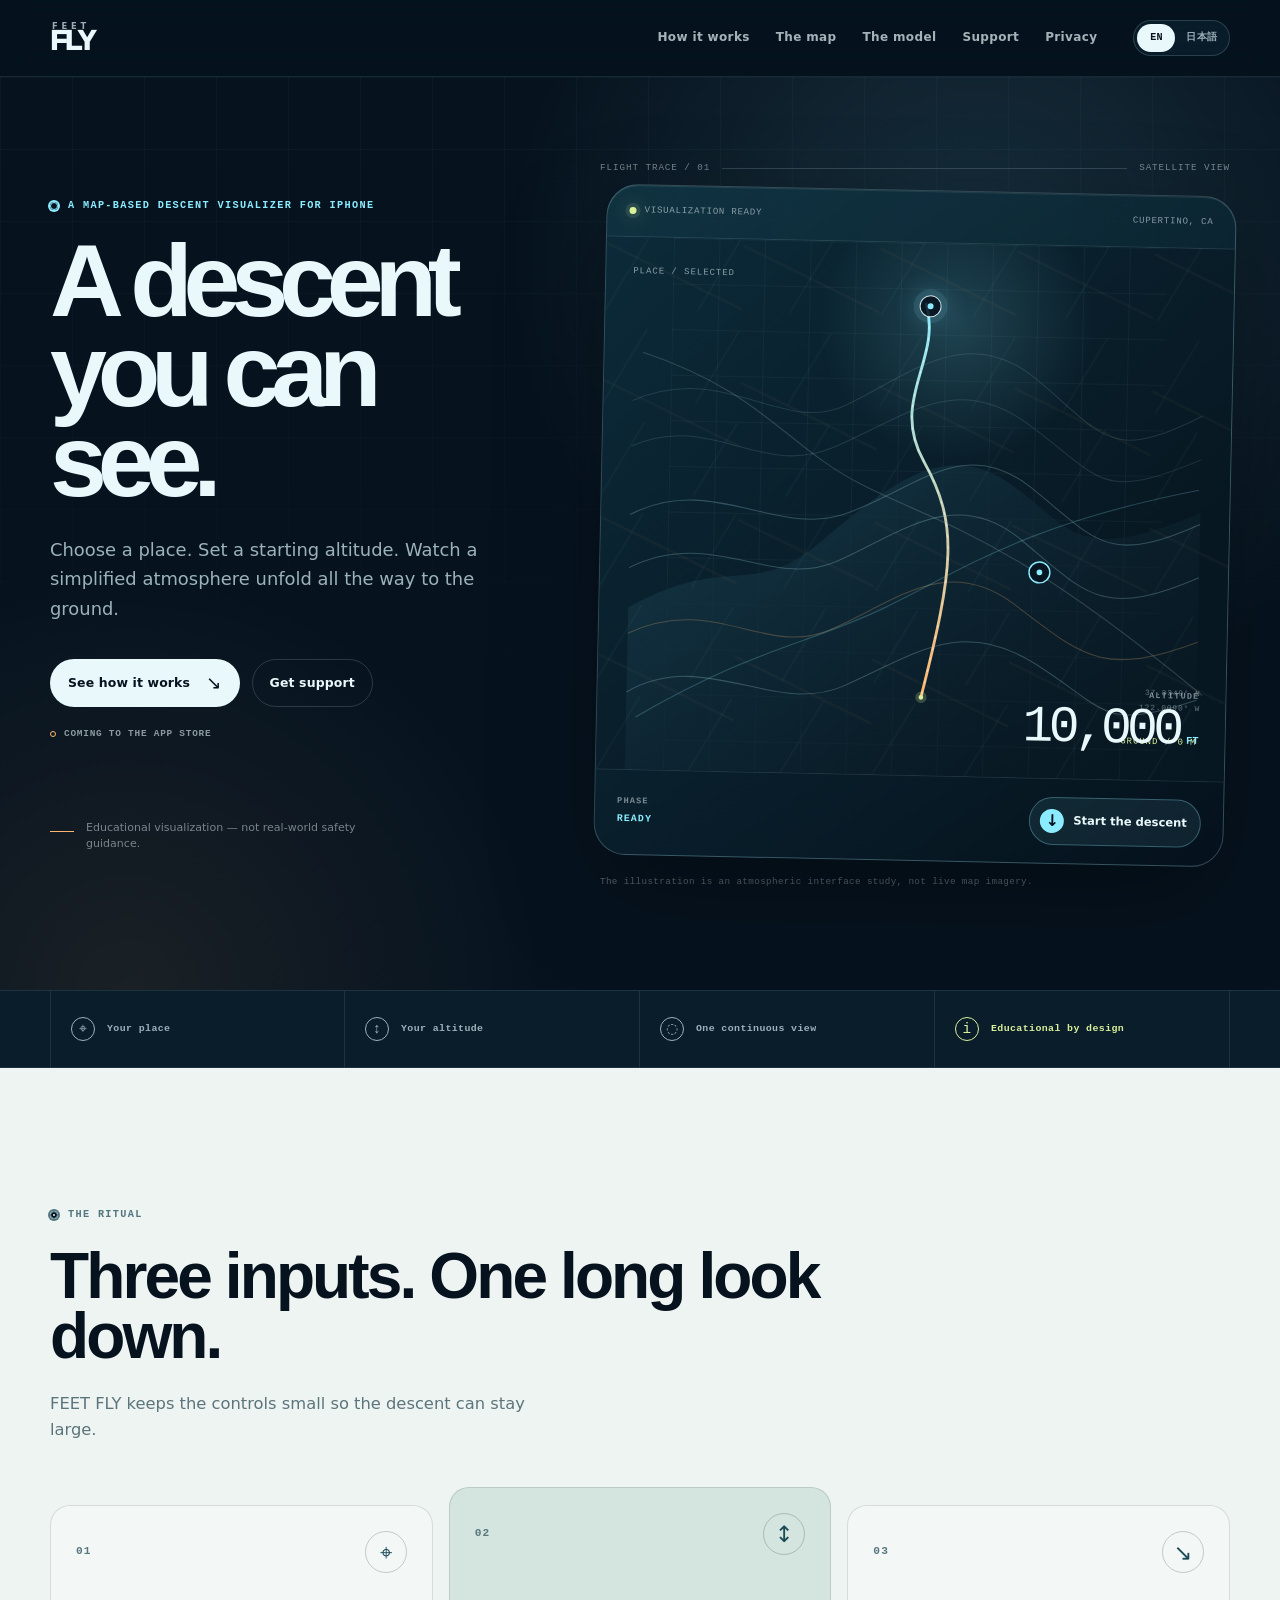
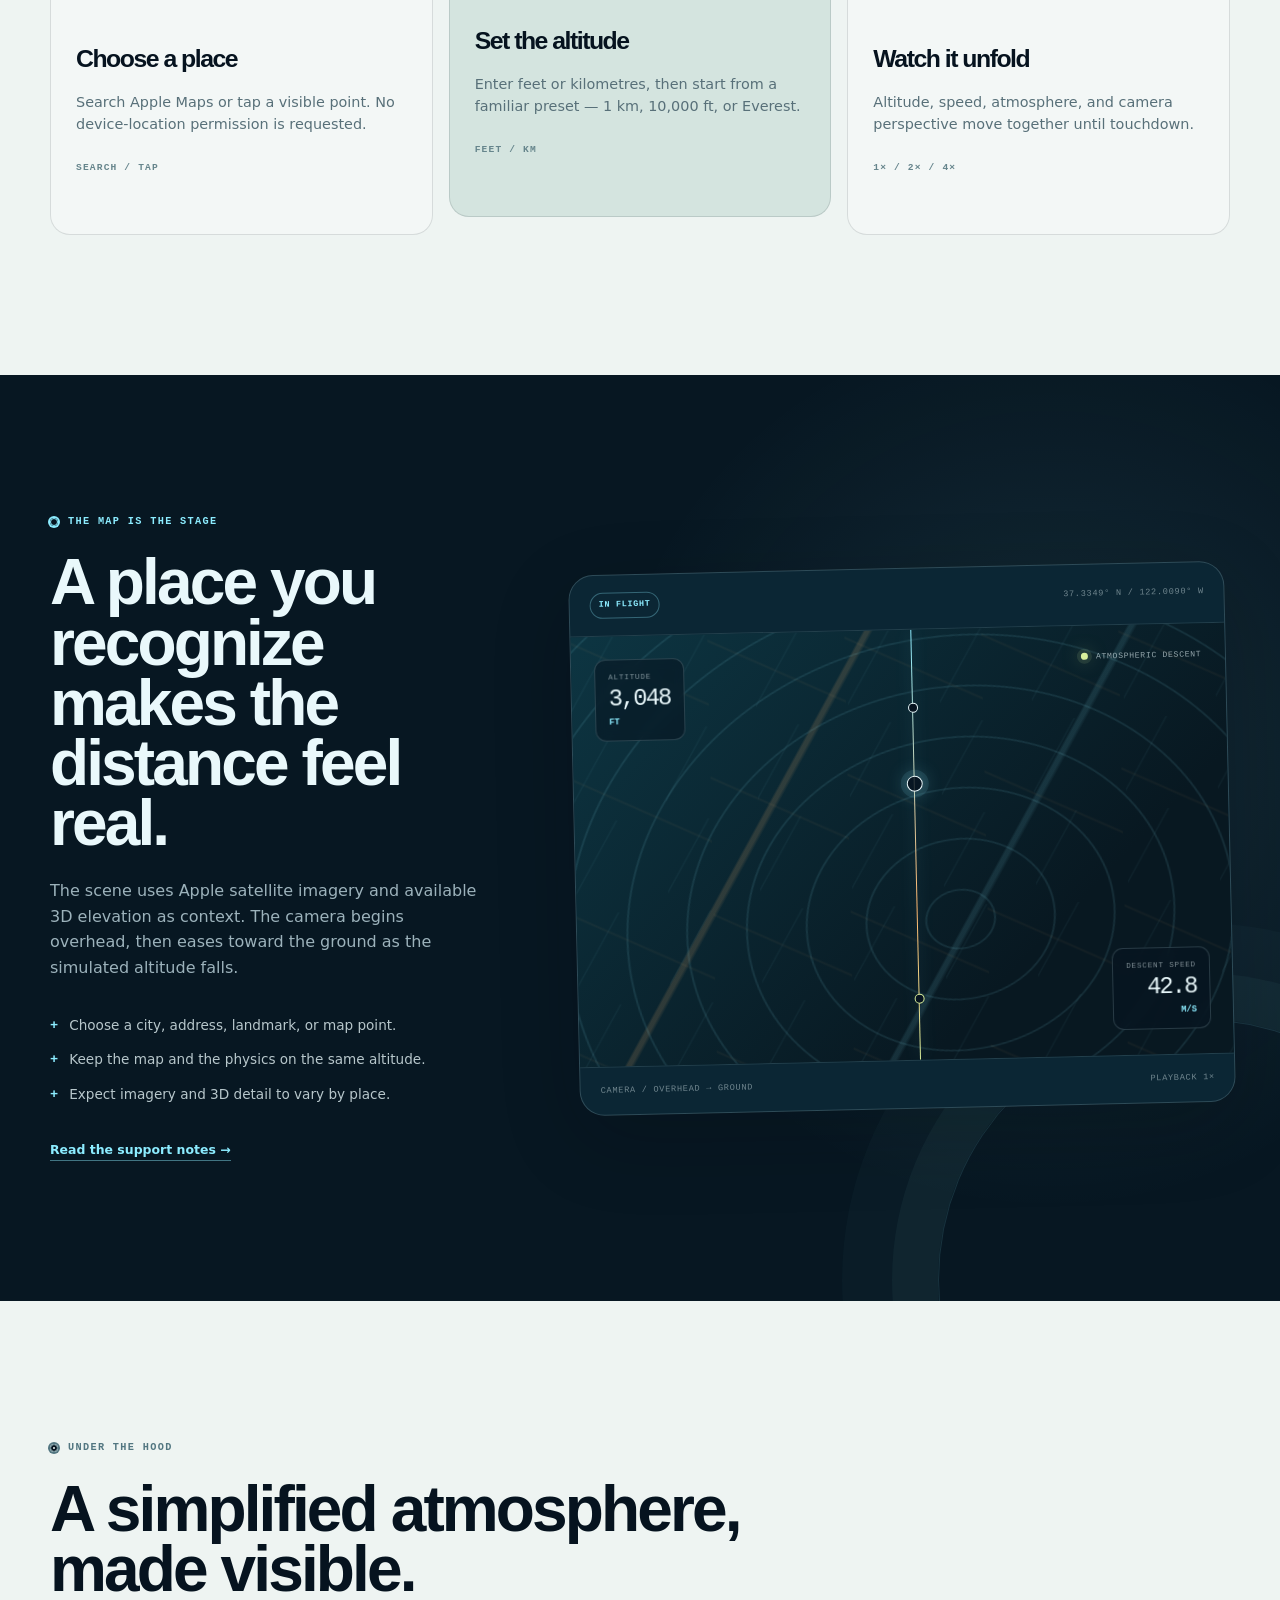
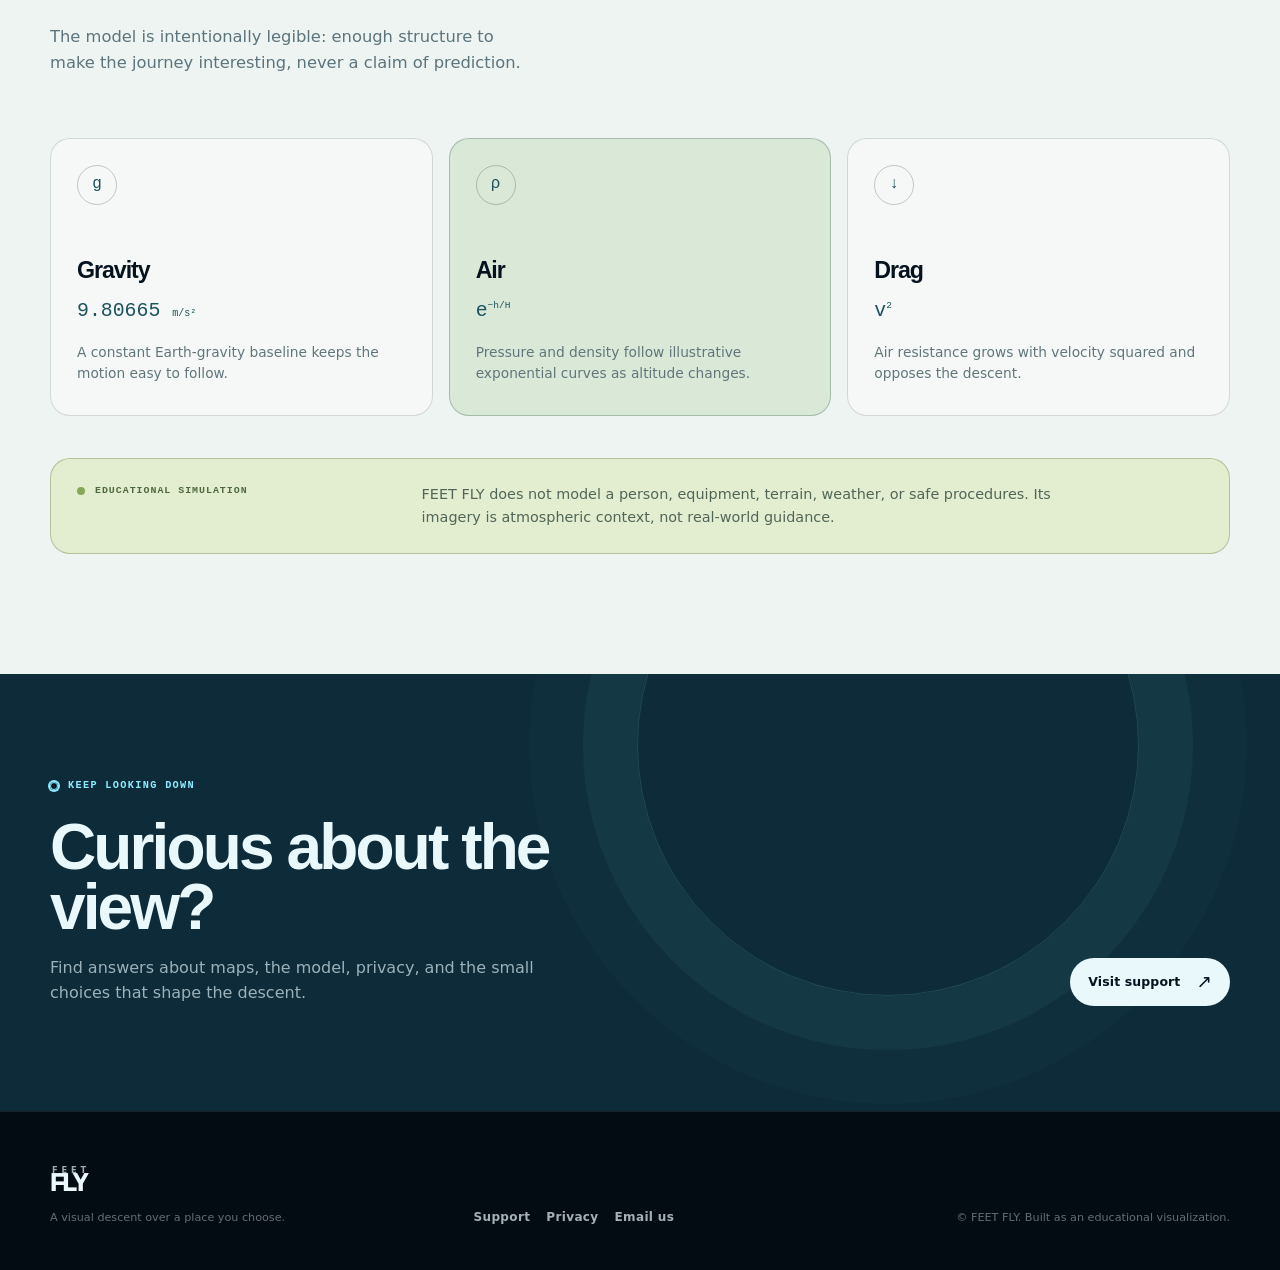
<file: docs/index.html>
<!doctype html>
<html lang="en">
<head>
  <meta charset="utf-8">
  <meta name="viewport" content="width=device-width, initial-scale=1">
  <meta name="theme-color" content="#06131f">
  <meta name="description" data-i18n-meta="home.description" content="FEET FLY is an educational visual descent over a place you choose in Apple Maps.">
  <link rel="icon" href="favicon.svg" type="image/svg+xml">
  <title data-i18n="home.title">FEET FLY — A visual descent</title>
  <link rel="stylesheet" href="styles.css">
</head>
<body data-page="home">
  <a class="skip-link" href="#main" data-i18n="common.skip">Skip to content</a>

  <header class="site-header">
    <div class="container nav-shell">
      <a class="brand" href="./" aria-label="FEET FLY home">
        <span>FEET</span>
        <strong>FLY</strong>
      </a>

      <nav class="site-nav" data-i18n-aria-label="common.nav.primary" aria-label="Primary navigation">
        <a href="#how-it-works" data-i18n="common.nav.how">How it works</a>
        <a href="#map-driven" data-i18n="common.nav.map">The map</a>
        <a href="#model" data-i18n="common.nav.model">The model</a>
        <a href="support/" data-i18n="common.nav.support">Support</a>
        <a href="privacy/" data-i18n="common.nav.privacy">Privacy</a>
      </nav>

      <div class="header-tools">
        <div class="language-switch" role="group" data-i18n-aria-label="common.language" aria-label="Language">
          <button type="button" class="language-button is-active" data-language="en" aria-pressed="true">EN</button>
          <button type="button" class="language-button" data-language="ja" aria-pressed="false">日本語</button>
        </div>
      </div>
    </div>
  </header>

  <main id="main">
    <section class="hero-section" aria-labelledby="hero-title">
      <div class="container hero-grid">
        <div class="hero-copy">
          <p class="eyebrow"><span class="eyebrow-mark"></span><span data-i18n="home.hero.eyebrow">A map-based descent visualizer for iPhone</span></p>
          <h1 id="hero-title" data-i18n="home.hero.title">A descent you can see.</h1>
          <p class="hero-lede" data-i18n="home.hero.lede">Choose a place. Set a starting altitude. Watch a simplified atmosphere unfold all the way to the ground.</p>

          <div class="hero-actions">
            <a class="button button-primary" href="#how-it-works"><span data-i18n="home.hero.primary">See how it works</span><span class="button-arrow" aria-hidden="true">↘</span></a>
            <a class="button button-quiet" href="support/" data-i18n="home.hero.secondary">Get support</a>
          </div>

          <p class="availability-chip"><span class="availability-dot"></span><span data-i18n="home.hero.availability">Coming to the App Store</span></p>

          <div class="hero-note">
            <span class="note-rule"></span>
            <p data-i18n="home.hero.note">Educational visualization — not real-world safety guidance.</p>
          </div>
        </div>

        <div class="hero-visual-wrap">
          <div class="visual-caption"><span data-i18n="home.visual.caption">FLIGHT TRACE / 01</span><span class="caption-line"></span><span data-i18n="home.visual.captionRight">SATELLITE VIEW</span></div>
          <div class="flight-panel" data-flight-demo>
            <div class="flight-panel-top">
              <span class="live-status"><span class="status-dot"></span><span data-i18n="home.visual.status">VISUALIZATION READY</span></span>
              <span class="panel-location" data-i18n="home.visual.location">CUPERTINO, CA</span>
            </div>

            <div class="map-art" role="img" data-i18n-aria-label="home.visual.aria">
              <svg class="map-svg" viewBox="0 0 520 560" aria-hidden="true" focusable="false">
                <defs>
                  <linearGradient id="routeGradient" x1="0" y1="0" x2="0" y2="1">
                    <stop offset="0" stop-color="#8cecff" />
                    <stop offset="1" stop-color="#ffb76f" />
                  </linearGradient>
                  <linearGradient id="terrainGlow" x1="0" y1="0" x2="1" y2="1">
                    <stop offset="0" stop-color="#183c4c" stop-opacity=".9" />
                    <stop offset="1" stop-color="#071521" stop-opacity=".1" />
                  </linearGradient>
                  <pattern id="mapGrid" width="48" height="48" patternUnits="userSpaceOnUse">
                    <path d="M 48 0 L 0 0 0 48" fill="none" stroke="#a9e6ed" stroke-opacity=".09" stroke-width="1" />
                  </pattern>
                </defs>
                <rect width="520" height="560" fill="url(#mapGrid)" />
                <path class="terrain-fill" d="M-40 390 C62 330 90 378 157 320 S285 205 354 248 425 340 560 278 L560 620 L-40 620 Z" fill="url(#terrainGlow)" />
                <path class="contour contour-far" d="M-40 172 C58 128 118 206 185 172 S312 82 385 141 464 227 560 176" />
                <path class="contour contour-far" d="M-40 220 C42 182 96 250 170 218 S298 132 378 189 454 268 560 222" />
                <path class="contour" d="M-40 292 C46 246 115 314 188 286 S310 201 380 254 461 337 560 290" />
                <path class="contour" d="M-40 348 C46 303 111 368 178 337 S302 254 372 310 459 392 560 346" />
                <path class="contour contour-strong" d="M-40 417 C51 373 105 440 173 409 S294 326 366 378 460 454 560 414" />
                <path class="contour" d="M-40 479 C40 430 116 501 188 468 S309 392 389 440 460 510 560 475" />
                <path class="road-line" d="M-30 121 C98 161 121 216 204 256 S355 303 566 470" />
                <path class="road-line road-line-light" d="M-30 505 C95 429 150 425 229 385 S373 294 558 254" />
                <path class="route-line" d="M267 64 C285 123 230 165 268 230 S302 340 270 478" fill="none" stroke="url(#routeGradient)" stroke-width="3" stroke-linecap="round" />
                <path class="route-dash" d="M267 64 C285 123 230 165 268 230 S302 340 270 478" fill="none" stroke="#ecfbff" stroke-opacity=".8" stroke-width="1" stroke-dasharray="3 9" />
                <circle cx="270" cy="478" r="6" fill="#d9ef9b" fill-opacity=".22" />
                <circle cx="270" cy="478" r="2.5" fill="#d9ef9b" />
                <g class="map-pin" transform="translate(392 344)">
                  <circle r="11" fill="#071521" stroke="#8cecff" stroke-width="1.5" />
                  <circle r="3" fill="#8cecff" />
                </g>
              </svg>

              <span class="map-label map-label-top" data-i18n="home.visual.placeLabel">PLACE / SELECTED</span>
              <span class="map-label map-label-bottom" data-i18n="home.visual.groundLabel">GROUND / 0 M</span>
              <span class="flight-marker" aria-hidden="true"><span></span></span>

              <div class="altitude-readout">
                <span class="readout-label" data-i18n="common.altitude">ALTITUDE</span>
                <div class="readout-value"><strong data-demo-altitude>10,000</strong><span>FT</span></div>
              </div>

              <div class="map-coordinates" aria-hidden="true"><span>37.3349° N</span><span>122.0090° W</span></div>
            </div>

            <div class="flight-panel-bottom">
              <div>
                <span class="readout-label" data-i18n="home.visual.phaseLabel">PHASE</span>
                <strong class="phase-readout" data-demo-phase data-i18n="home.visual.phaseReady">READY</strong>
              </div>
              <button type="button" class="demo-button" data-demo-toggle>
                <span class="demo-button-icon" aria-hidden="true">↓</span>
                <span data-demo-label data-i18n="home.demo.start">Start the descent</span>
              </button>
            </div>
          </div>
          <p class="visual-footnote" data-i18n="home.visual.footnote">The illustration is an atmospheric interface study, not live map imagery.</p>
        </div>
      </div>
    </section>

    <section class="signal-strip" data-i18n-aria-label="home.signal.aria" aria-label="FEET FLY highlights">
      <div class="container signal-grid">
        <div class="signal-item"><span class="signal-symbol">⌖</span><span data-i18n="home.signal.place">Your place</span></div>
        <div class="signal-item"><span class="signal-symbol">↕</span><span data-i18n="home.signal.altitude">Your altitude</span></div>
        <div class="signal-item"><span class="signal-symbol">◌</span><span data-i18n="home.signal.view">One continuous view</span></div>
        <div class="signal-item signal-item-accent"><span class="signal-symbol">i</span><span data-i18n="home.signal.educational">Educational by design</span></div>
      </div>
    </section>

    <section class="section section-light" id="how-it-works" aria-labelledby="how-title">
      <div class="container">
        <div class="section-heading section-heading-wide">
          <p class="eyebrow eyebrow-dark"><span class="eyebrow-mark"></span><span data-i18n="home.how.eyebrow">The ritual</span></p>
          <h2 id="how-title" data-i18n="home.how.title">Three inputs. One long look down.</h2>
          <p class="section-intro" data-i18n="home.how.intro">FEET FLY keeps the controls small so the descent can stay large.</p>
        </div>

        <div class="steps-grid">
          <article class="step-card">
            <div class="step-top"><span class="step-number">01</span><span class="step-icon">⌖</span></div>
            <h3 data-i18n="home.steps.place.title">Choose a place</h3>
            <p data-i18n="home.steps.place.body">Search Apple Maps or tap a visible point. No device-location permission is requested.</p>
            <span class="step-meta" data-i18n="home.steps.place.meta">SEARCH / TAP</span>
          </article>
          <article class="step-card step-card-raised">
            <div class="step-top"><span class="step-number">02</span><span class="step-icon">↕</span></div>
            <h3 data-i18n="home.steps.altitude.title">Set the altitude</h3>
            <p data-i18n="home.steps.altitude.body">Enter feet or kilometres, then start from a familiar preset — 1 km, 10,000 ft, or Everest.</p>
            <span class="step-meta" data-i18n="home.steps.altitude.meta">FEET / KM</span>
          </article>
          <article class="step-card">
            <div class="step-top"><span class="step-number">03</span><span class="step-icon">↘</span></div>
            <h3 data-i18n="home.steps.watch.title">Watch it unfold</h3>
            <p data-i18n="home.steps.watch.body">Altitude, speed, atmosphere, and camera perspective move together until touchdown.</p>
            <span class="step-meta" data-i18n="home.steps.watch.meta">1× / 2× / 4×</span>
          </article>
        </div>
      </div>
    </section>

    <section class="section section-dark map-section" id="map-driven" aria-labelledby="map-title">
      <div class="container split-grid">
        <div class="section-copy">
          <p class="eyebrow"><span class="eyebrow-mark"></span><span data-i18n="home.map.eyebrow">The map is the stage</span></p>
          <h2 id="map-title" data-i18n="home.map.title">A place you recognize makes the distance feel real.</h2>
          <p data-i18n="home.map.body">The scene uses Apple satellite imagery and available 3D elevation as context. The camera begins overhead, then eases toward the ground as the simulated altitude falls.</p>
          <ul class="feature-list">
            <li><span class="feature-check">+</span><span data-i18n="home.map.item1">Choose a city, address, landmark, or map point.</span></li>
            <li><span class="feature-check">+</span><span data-i18n="home.map.item2">Keep the map and the physics on the same altitude.</span></li>
            <li><span class="feature-check">+</span><span data-i18n="home.map.item3">Expect imagery and 3D detail to vary by place.</span></li>
          </ul>
          <a class="text-link" href="support/" data-i18n="home.map.link">Read the support notes →</a>
        </div>

        <div class="console-card" data-i18n-aria-label="home.console.aria" aria-label="FEET FLY in-flight interface illustration">
          <div class="console-top"><span class="console-chip console-chip-live" data-i18n="home.console.live">IN FLIGHT</span><span class="console-coordinates">37.3349° N / 122.0090° W</span></div>
          <div class="console-map">
            <div class="console-lines"></div>
            <div class="console-route"><span></span></div>
            <div class="console-readout console-readout-alt"><small data-i18n="common.altitude">ALTITUDE</small><strong>3,048</strong><span>FT</span></div>
            <div class="console-readout console-readout-speed"><small data-i18n="home.console.speedLabel">DESCENT SPEED</small><strong>42.8</strong><span>M/S</span></div>
            <div class="console-phase"><span class="status-dot"></span><span data-i18n="home.console.phase">ATMOSPHERIC DESCENT</span></div>
          </div>
          <div class="console-bottom"><span data-i18n="home.console.bottomLeft">CAMERA / OVERHEAD → GROUND</span><span data-i18n="home.console.bottomRight">PLAYBACK 1×</span></div>
        </div>
      </div>
    </section>

    <section class="section section-light model-section" id="model" aria-labelledby="model-title">
      <div class="container">
        <div class="section-heading section-heading-wide">
          <p class="eyebrow eyebrow-dark"><span class="eyebrow-mark"></span><span data-i18n="home.model.eyebrow">Under the hood</span></p>
          <h2 id="model-title" data-i18n="home.model.title">A simplified atmosphere, made visible.</h2>
          <p class="section-intro" data-i18n="home.model.intro">The model is intentionally legible: enough structure to make the journey interesting, never a claim of prediction.</p>
        </div>

        <div class="model-grid">
          <article class="model-card"><span class="model-index">g</span><h3 data-i18n="home.model.gravity.title">Gravity</h3><p class="model-value">9.80665 <span>m/s²</span></p><p data-i18n="home.model.gravity.body">A constant Earth-gravity baseline keeps the motion easy to follow.</p></article>
          <article class="model-card model-card-accent"><span class="model-index">ρ</span><h3 data-i18n="home.model.air.title">Air</h3><p class="model-value">e<sup>−h/H</sup></p><p data-i18n="home.model.air.body">Pressure and density follow illustrative exponential curves as altitude changes.</p></article>
          <article class="model-card"><span class="model-index">↓</span><h3 data-i18n="home.model.drag.title">Drag</h3><p class="model-value">v<sup>2</sup></p><p data-i18n="home.model.drag.body">Air resistance grows with velocity squared and opposes the descent.</p></article>
        </div>

        <div class="boundary-card">
          <div class="boundary-label"><span class="boundary-dot"></span><span data-i18n="home.boundary.label">EDUCATIONAL SIMULATION</span></div>
          <p data-i18n="home.boundary.body">FEET FLY does not model a person, equipment, terrain, weather, or safe procedures. Its imagery is atmospheric context, not real-world guidance.</p>
        </div>
      </div>
    </section>

    <section class="closing-section" aria-labelledby="closing-title">
      <div class="container closing-inner">
        <div>
          <p class="eyebrow"><span class="eyebrow-mark"></span><span data-i18n="home.closing.eyebrow">Keep looking down</span></p>
          <h2 id="closing-title" data-i18n="home.closing.title">Curious about the view?</h2>
          <p data-i18n="home.closing.body">Find answers about maps, the model, privacy, and the small choices that shape the descent.</p>
        </div>
        <a class="button button-primary" href="support/"><span data-i18n="home.closing.cta">Visit support</span><span class="button-arrow" aria-hidden="true">↗</span></a>
      </div>
    </section>
  </main>

  <footer class="site-footer">
    <div class="container footer-grid">
      <div>
        <a class="brand brand-footer" href="./" aria-label="FEET FLY home"><span>FEET</span><strong>FLY</strong></a>
        <p class="footer-note" data-i18n="common.footer.note">A visual descent over a place you choose.</p>
      </div>
      <div class="footer-links">
        <a href="support/" data-i18n="common.nav.support">Support</a>
        <a href="privacy/" data-i18n="common.nav.privacy">Privacy</a>
        <a data-support-link href="mailto:raio.kharlharary@gmail.com" data-i18n="common.footer.email">Email us</a>
      </div>
      <p class="footer-copyright" data-i18n="common.footer.copyright">© FEET FLY. Built as an educational visualization.</p>
    </div>
  </footer>

  <script src="site.js" defer></script>
</body>
</html>
</file>
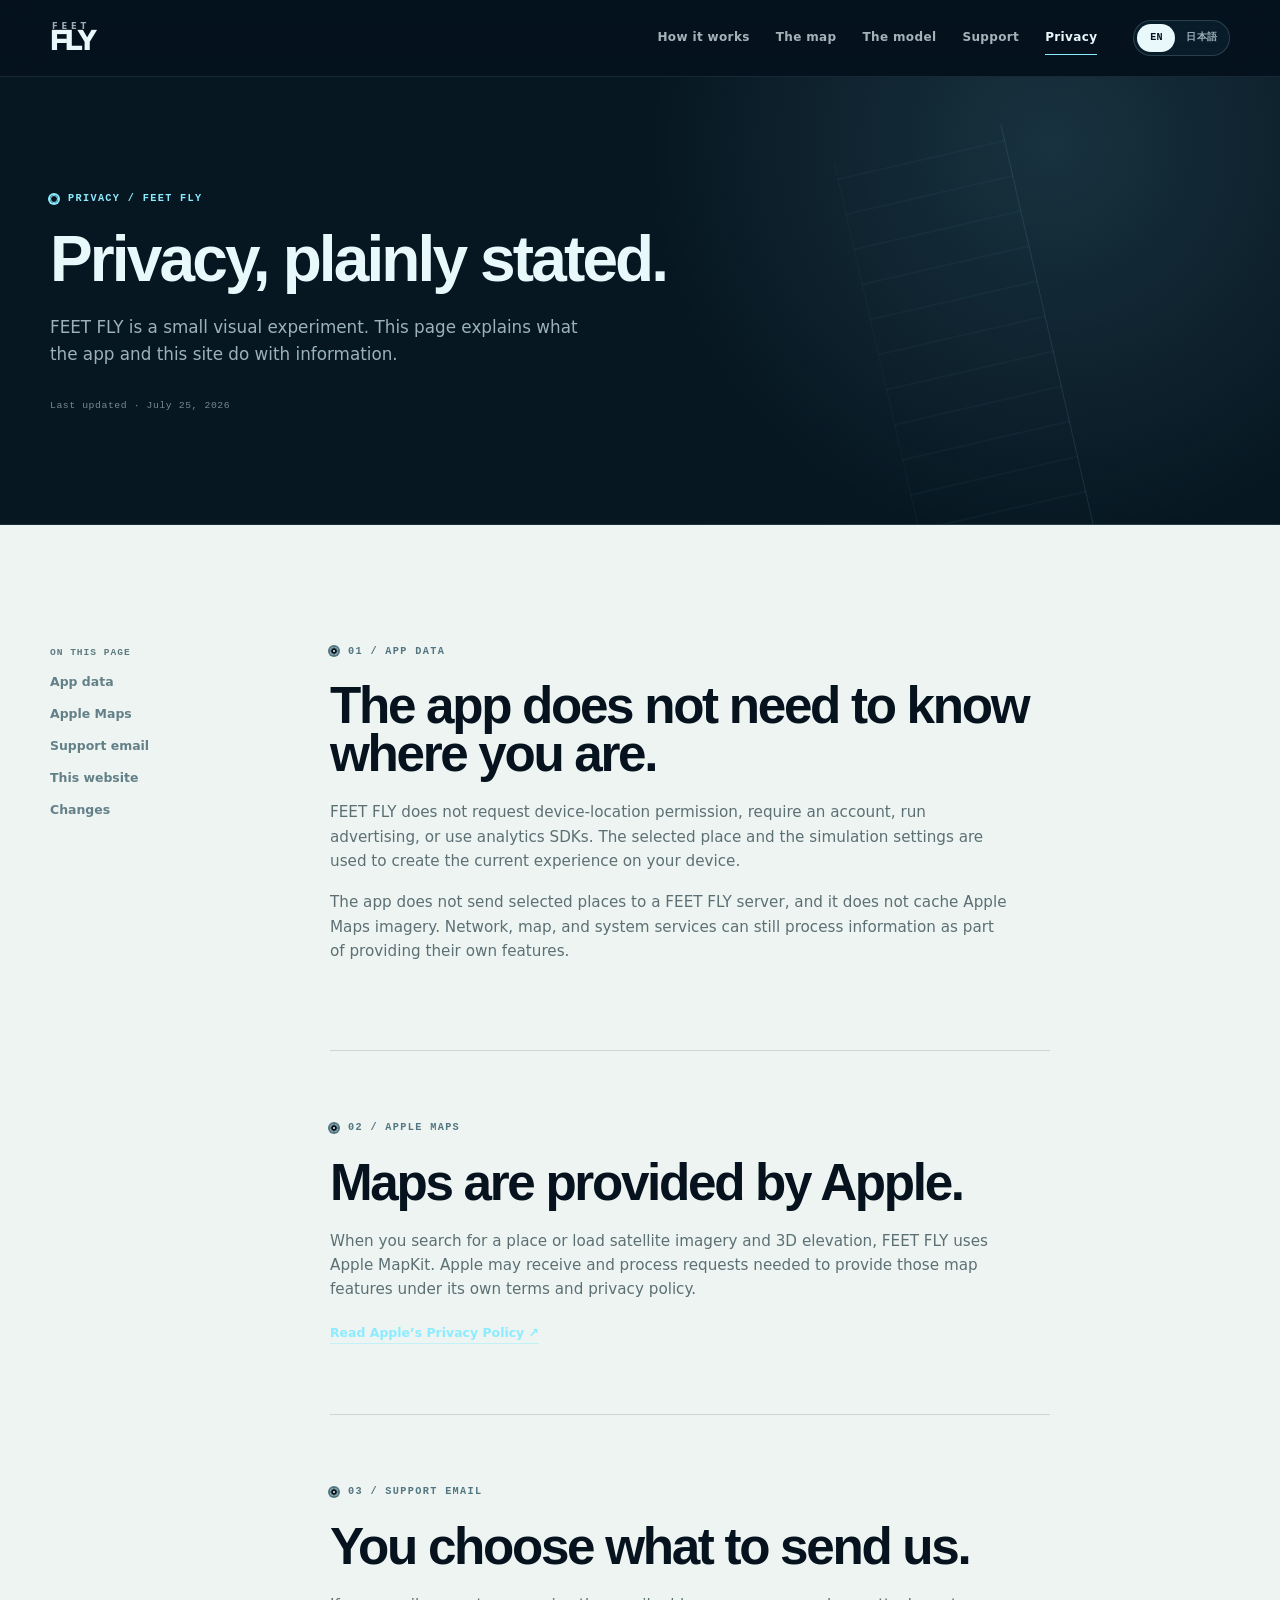
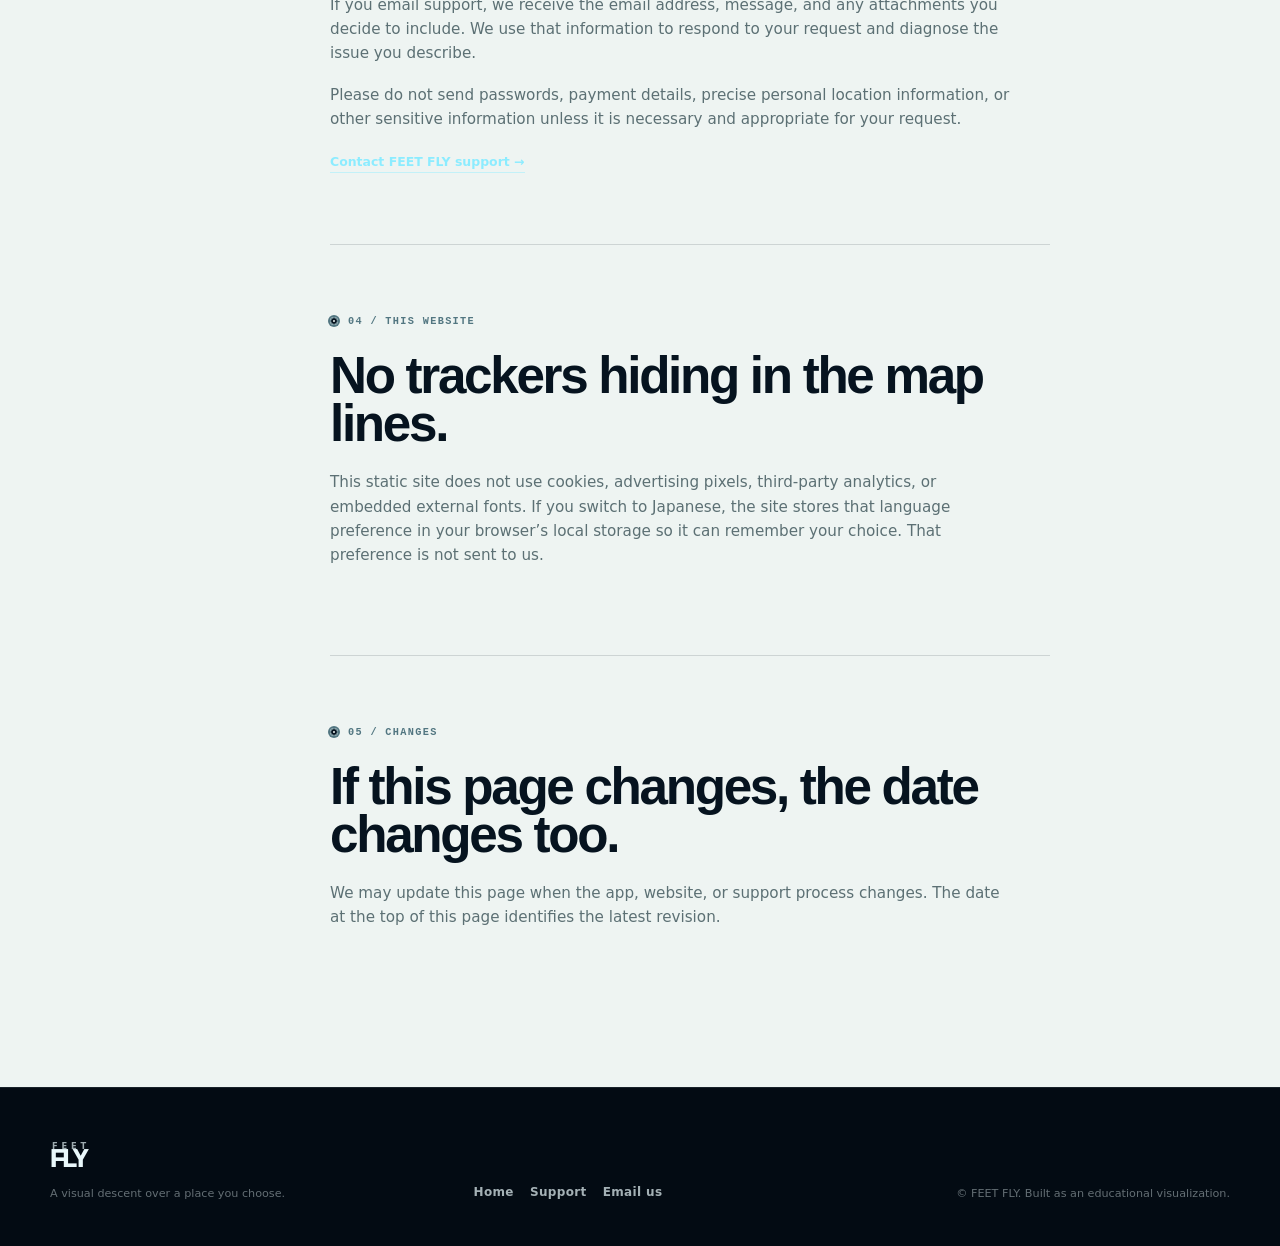
<file: docs/privacy/index.html>
<!doctype html>
<html lang="en">
<head>
  <meta charset="utf-8">
  <meta name="viewport" content="width=device-width, initial-scale=1">
  <meta name="theme-color" content="#06131f">
  <meta name="description" data-i18n-meta="privacy.description" content="Privacy information for the FEET FLY app and website.">
  <link rel="icon" href="../favicon.svg" type="image/svg+xml">
  <title data-i18n="privacy.title">FEET FLY Privacy</title>
  <link rel="stylesheet" href="../styles.css">
</head>
<body data-page="privacy">
  <a class="skip-link" href="#main" data-i18n="common.skip">Skip to content</a>

  <header class="site-header">
    <div class="container nav-shell">
      <a class="brand" href="../" aria-label="FEET FLY home"><span>FEET</span><strong>FLY</strong></a>
      <nav class="site-nav" data-i18n-aria-label="common.nav.primary" aria-label="Primary navigation">
        <a href="../#how-it-works" data-i18n="common.nav.how">How it works</a>
        <a href="../#map-driven" data-i18n="common.nav.map">The map</a>
        <a href="../#model" data-i18n="common.nav.model">The model</a>
        <a href="../support/" data-i18n="common.nav.support">Support</a>
        <a href="../privacy/" class="is-current" aria-current="page" data-i18n="common.nav.privacy">Privacy</a>
      </nav>
      <div class="header-tools">
        <div class="language-switch" role="group" data-i18n-aria-label="common.language" aria-label="Language">
          <button type="button" class="language-button is-active" data-language="en" aria-pressed="true">EN</button>
          <button type="button" class="language-button" data-language="ja" aria-pressed="false">日本語</button>
        </div>
      </div>
    </div>
  </header>

  <main id="main">
    <section class="subpage-hero privacy-hero" aria-labelledby="page-title">
      <div class="container subpage-hero-inner">
        <p class="eyebrow"><span class="eyebrow-mark"></span><span data-i18n="privacy.hero.eyebrow">Privacy / FEET FLY</span></p>
        <h1 id="page-title" data-i18n="privacy.hero.title">Privacy, plainly stated.</h1>
        <p class="subpage-lede" data-i18n="privacy.hero.lede">FEET FLY is a small visual experiment. This page explains what the app and this site do with information.</p>
        <p class="last-updated"><span data-i18n="privacy.updatedLabel">Last updated</span> · <time datetime="2026-07-25" data-i18n="privacy.updatedDate">July 25, 2026</time></p>
      </div>
    </section>

    <section class="section section-light privacy-section">
      <div class="container privacy-layout">
        <aside class="privacy-index" aria-label="Privacy page sections">
          <span class="contact-kicker" data-i18n="privacy.index.kicker">On this page</span>
          <a href="#app-data" data-i18n="privacy.index.app">App data</a>
          <a href="#maps" data-i18n="privacy.index.maps">Apple Maps</a>
          <a href="#support-data" data-i18n="privacy.index.support">Support email</a>
          <a href="#site-data" data-i18n="privacy.index.site">This website</a>
          <a href="#changes" data-i18n="privacy.index.changes">Changes</a>
        </aside>

        <div class="privacy-copy">
          <section id="app-data" class="privacy-block">
            <p class="eyebrow eyebrow-dark"><span class="eyebrow-mark"></span><span data-i18n="privacy.app.eyebrow">01 / App data</span></p>
            <h2 data-i18n="privacy.app.title">The app does not need to know where you are.</h2>
            <p data-i18n="privacy.app.body1">FEET FLY does not request device-location permission, require an account, run advertising, or use analytics SDKs. The selected place and the simulation settings are used to create the current experience on your device.</p>
            <p data-i18n="privacy.app.body2">The app does not send selected places to a FEET FLY server, and it does not cache Apple Maps imagery. Network, map, and system services can still process information as part of providing their own features.</p>
          </section>

          <section id="maps" class="privacy-block">
            <p class="eyebrow eyebrow-dark"><span class="eyebrow-mark"></span><span data-i18n="privacy.maps.eyebrow">02 / Apple Maps</span></p>
            <h2 data-i18n="privacy.maps.title">Maps are provided by Apple.</h2>
            <p data-i18n="privacy.maps.body">When you search for a place or load satellite imagery and 3D elevation, FEET FLY uses Apple MapKit. Apple may receive and process requests needed to provide those map features under its own terms and privacy policy.</p>
            <a class="text-link" href="https://www.apple.com/legal/privacy/" target="_blank" rel="noreferrer" data-i18n="privacy.maps.link">Read Apple’s Privacy Policy ↗</a>
          </section>

          <section id="support-data" class="privacy-block">
            <p class="eyebrow eyebrow-dark"><span class="eyebrow-mark"></span><span data-i18n="privacy.support.eyebrow">03 / Support email</span></p>
            <h2 data-i18n="privacy.support.title">You choose what to send us.</h2>
            <p data-i18n="privacy.support.body1">If you email support, we receive the email address, message, and any attachments you decide to include. We use that information to respond to your request and diagnose the issue you describe.</p>
            <p data-i18n="privacy.support.body2">Please do not send passwords, payment details, precise personal location information, or other sensitive information unless it is necessary and appropriate for your request.</p>
            <a class="text-link" data-support-link href="mailto:raio.kharlharary@gmail.com" data-i18n="privacy.support.link">Contact FEET FLY support →</a>
          </section>

          <section id="site-data" class="privacy-block">
            <p class="eyebrow eyebrow-dark"><span class="eyebrow-mark"></span><span data-i18n="privacy.site.eyebrow">04 / This website</span></p>
            <h2 data-i18n="privacy.site.title">No trackers hiding in the map lines.</h2>
            <p data-i18n="privacy.site.body">This static site does not use cookies, advertising pixels, third-party analytics, or embedded external fonts. If you switch to Japanese, the site stores that language preference in your browser’s local storage so it can remember your choice. That preference is not sent to us.</p>
          </section>

          <section id="changes" class="privacy-block privacy-block-last">
            <p class="eyebrow eyebrow-dark"><span class="eyebrow-mark"></span><span data-i18n="privacy.changes.eyebrow">05 / Changes</span></p>
            <h2 data-i18n="privacy.changes.title">If this page changes, the date changes too.</h2>
            <p data-i18n="privacy.changes.body">We may update this page when the app, website, or support process changes. The date at the top of this page identifies the latest revision.</p>
          </section>
        </div>
      </div>
    </section>
  </main>

  <footer class="site-footer">
    <div class="container footer-grid">
      <div>
        <a class="brand brand-footer" href="../" aria-label="FEET FLY home"><span>FEET</span><strong>FLY</strong></a>
        <p class="footer-note" data-i18n="common.footer.note">A visual descent over a place you choose.</p>
      </div>
      <div class="footer-links">
        <a href="../" data-i18n="common.nav.home">Home</a>
        <a href="../support/" data-i18n="common.nav.support">Support</a>
        <a data-support-link href="mailto:raio.kharlharary@gmail.com" data-i18n="common.footer.email">Email us</a>
      </div>
      <p class="footer-copyright" data-i18n="common.footer.copyright">© FEET FLY. Built as an educational visualization.</p>
    </div>
  </footer>

  <script src="../site.js" defer></script>
</body>
</html>
</file>
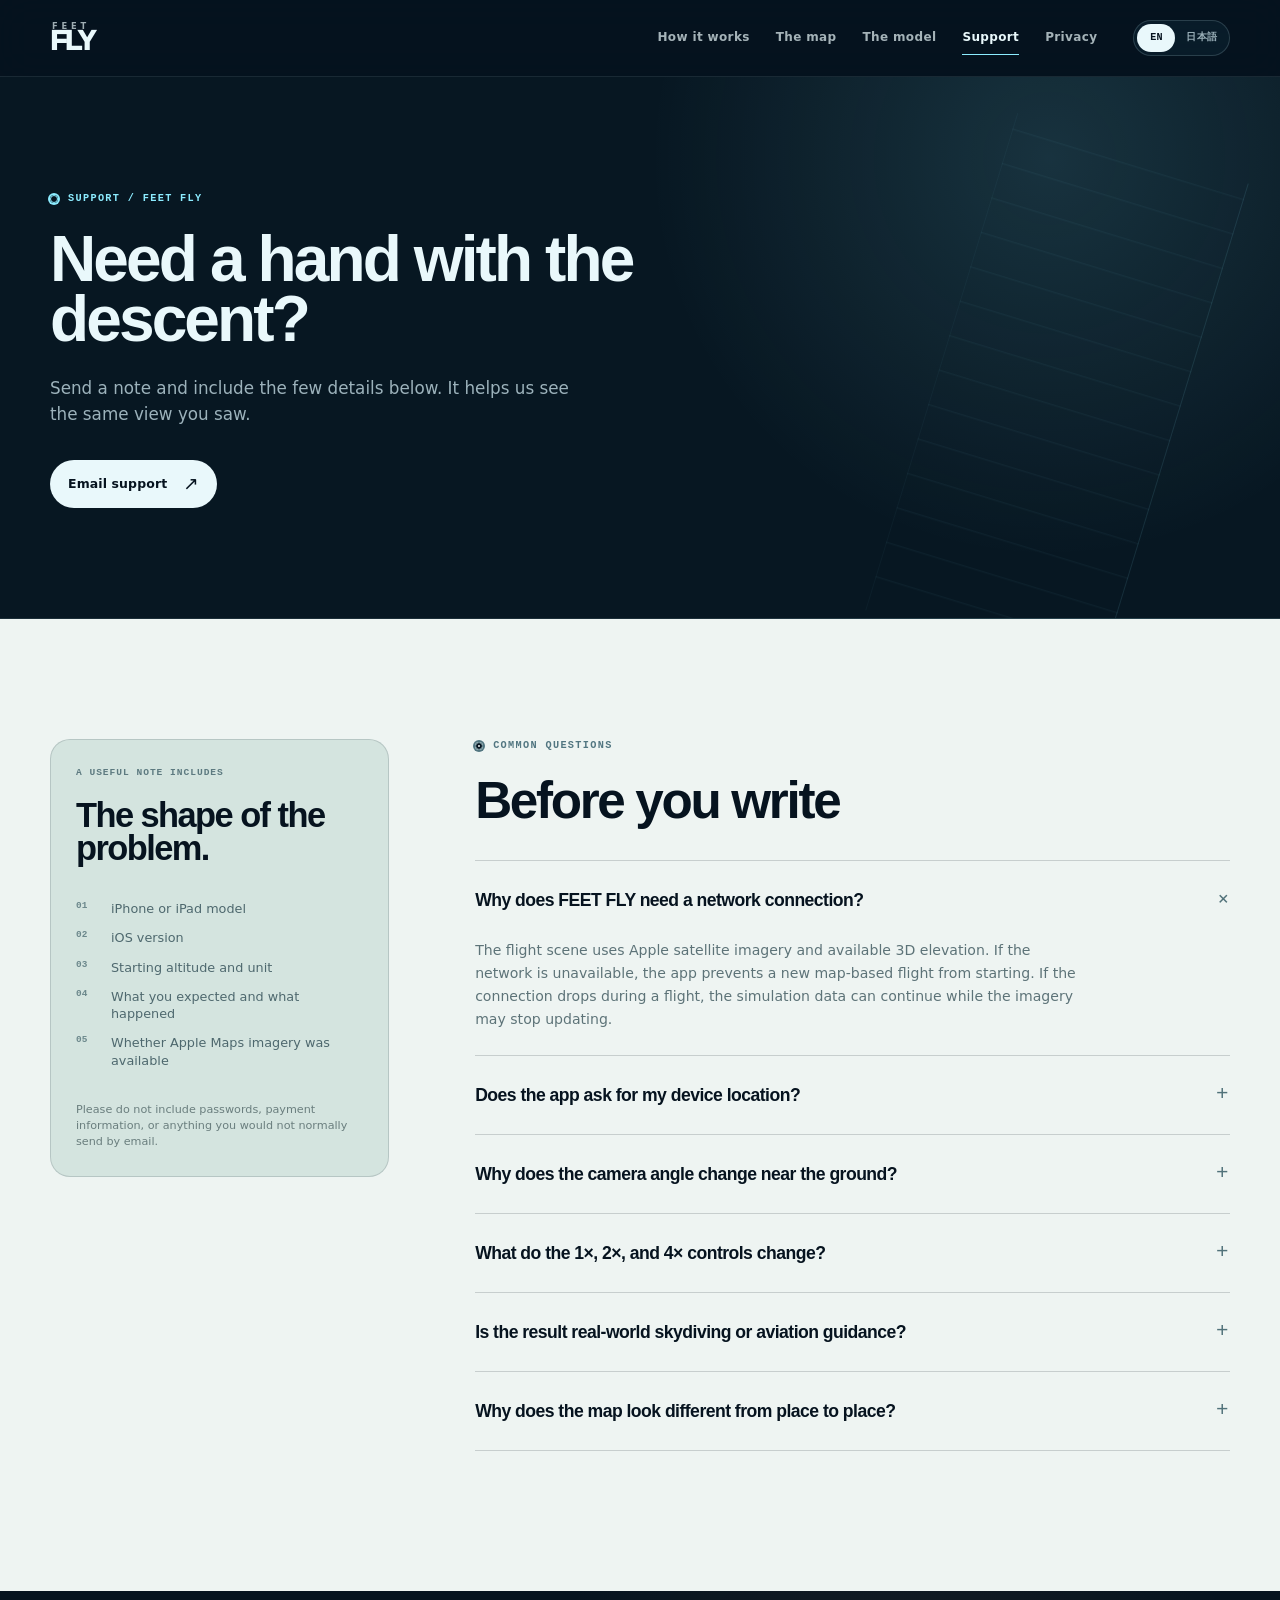
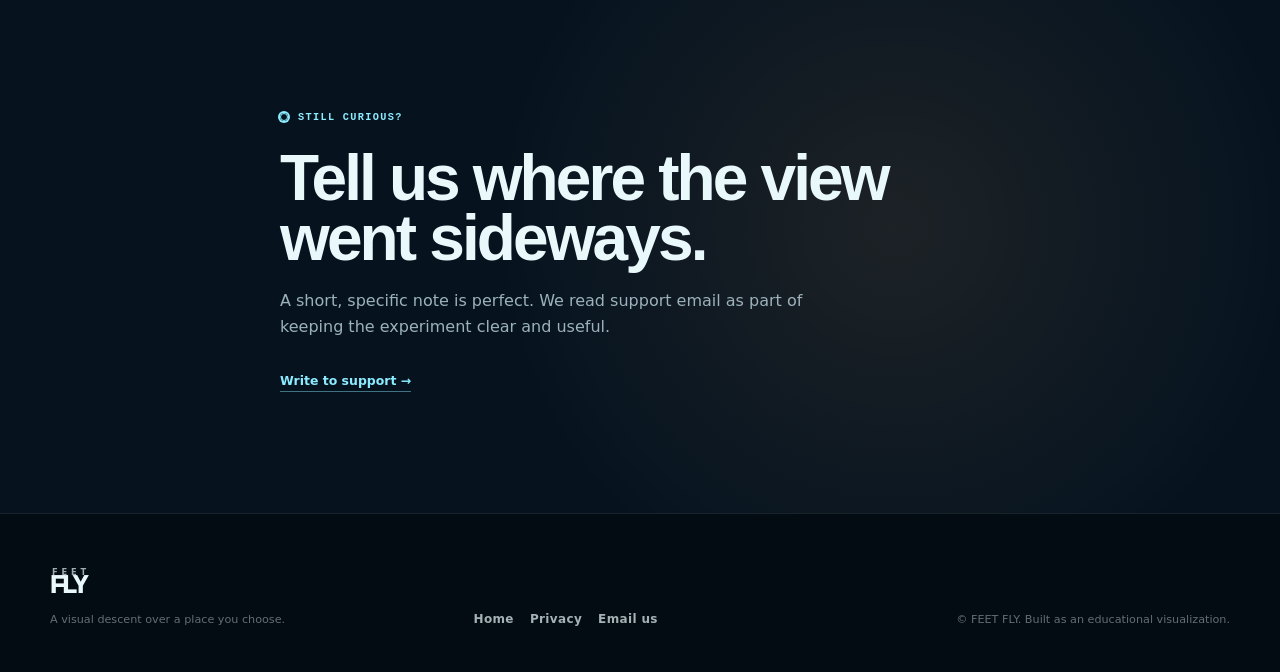
<file: docs/support/index.html>
<!doctype html>
<html lang="en">
<head>
  <meta charset="utf-8">
  <meta name="viewport" content="width=device-width, initial-scale=1">
  <meta name="theme-color" content="#06131f">
  <meta name="description" data-i18n-meta="support.description" content="Support and frequently asked questions for FEET FLY.">
  <link rel="icon" href="../favicon.svg" type="image/svg+xml">
  <title data-i18n="support.title">FEET FLY Support</title>
  <link rel="stylesheet" href="../styles.css">
</head>
<body data-page="support">
  <a class="skip-link" href="#main" data-i18n="common.skip">Skip to content</a>

  <header class="site-header">
    <div class="container nav-shell">
      <a class="brand" href="../" aria-label="FEET FLY home"><span>FEET</span><strong>FLY</strong></a>
      <nav class="site-nav" data-i18n-aria-label="common.nav.primary" aria-label="Primary navigation">
        <a href="../#how-it-works" data-i18n="common.nav.how">How it works</a>
        <a href="../#map-driven" data-i18n="common.nav.map">The map</a>
        <a href="../#model" data-i18n="common.nav.model">The model</a>
        <a href="../support/" class="is-current" aria-current="page" data-i18n="common.nav.support">Support</a>
        <a href="../privacy/" data-i18n="common.nav.privacy">Privacy</a>
      </nav>
      <div class="header-tools">
        <div class="language-switch" role="group" data-i18n-aria-label="common.language" aria-label="Language">
          <button type="button" class="language-button is-active" data-language="en" aria-pressed="true">EN</button>
          <button type="button" class="language-button" data-language="ja" aria-pressed="false">日本語</button>
        </div>
      </div>
    </div>
  </header>

  <main id="main">
    <section class="subpage-hero" aria-labelledby="page-title">
      <div class="container subpage-hero-inner">
        <p class="eyebrow"><span class="eyebrow-mark"></span><span data-i18n="support.hero.eyebrow">Support / FEET FLY</span></p>
        <h1 id="page-title" data-i18n="support.hero.title">Need a hand with the descent?</h1>
        <p class="subpage-lede" data-i18n="support.hero.lede">Send a note and include the few details below. It helps us see the same view you saw.</p>
        <a class="button button-primary" data-support-link href="mailto:raio.kharlharary@gmail.com"><span data-i18n="support.hero.cta">Email support</span><span class="button-arrow" aria-hidden="true">↗</span></a>
      </div>
    </section>

    <section class="section section-light support-section" aria-labelledby="faq-title">
      <div class="container support-grid">
        <aside class="contact-card">
          <span class="contact-kicker" data-i18n="support.contact.kicker">A useful note includes</span>
          <h2 data-i18n="support.contact.title">The shape of the problem.</h2>
          <ul class="contact-list">
            <li><span>01</span><span data-i18n="support.contact.item1">iPhone or iPad model</span></li>
            <li><span>02</span><span data-i18n="support.contact.item2">iOS version</span></li>
            <li><span>03</span><span data-i18n="support.contact.item3">Starting altitude and unit</span></li>
            <li><span>04</span><span data-i18n="support.contact.item4">What you expected and what happened</span></li>
            <li><span>05</span><span data-i18n="support.contact.item5">Whether Apple Maps imagery was available</span></li>
          </ul>
          <p class="contact-small" data-i18n="support.contact.note">Please do not include passwords, payment information, or anything you would not normally send by email.</p>
        </aside>

        <div class="faq-column">
          <div class="section-heading compact-heading">
            <p class="eyebrow eyebrow-dark"><span class="eyebrow-mark"></span><span data-i18n="support.faq.eyebrow">Common questions</span></p>
            <h2 id="faq-title" data-i18n="support.faq.title">Before you write</h2>
          </div>

          <div class="faq-list">
            <details open>
              <summary data-i18n="support.faq.q1">Why does FEET FLY need a network connection?</summary>
              <p data-i18n="support.faq.a1">The flight scene uses Apple satellite imagery and available 3D elevation. If the network is unavailable, the app prevents a new map-based flight from starting. If the connection drops during a flight, the simulation data can continue while the imagery may stop updating.</p>
            </details>
            <details>
              <summary data-i18n="support.faq.q2">Does the app ask for my device location?</summary>
              <p data-i18n="support.faq.a2">No. FEET FLY does not request device-location permission. You choose a place by searching Apple Maps or tapping on the visible map, and the selected place is used only for the current experience.</p>
            </details>
            <details>
              <summary data-i18n="support.faq.q3">Why does the camera angle change near the ground?</summary>
              <p data-i18n="support.faq.a3">The camera begins overhead and moves toward an oblique ground view during the final part of the descent. This keeps the change in perspective continuous rather than cutting to a new scene.</p>
            </details>
            <details>
              <summary data-i18n="support.faq.q4">What do the 1×, 2×, and 4× controls change?</summary>
              <p data-i18n="support.faq.a4">They change playback speed, not the underlying model. Tap the in-flight control to cycle through real time, two times, and four times speed.</p>
            </details>
            <details>
              <summary data-i18n="support.faq.q5">Is the result real-world skydiving or aviation guidance?</summary>
              <p data-i18n="support.faq.a5">No. FEET FLY is an educational visualization with illustrative gravity, air density, pressure, and drag. It does not model a person, equipment, terrain, weather, or safe procedures.</p>
            </details>
            <details>
              <summary data-i18n="support.faq.q6">Why does the map look different from place to place?</summary>
              <p data-i18n="support.faq.a6">Apple satellite imagery and 3D elevation coverage vary by location and network conditions. FEET FLY does not cache map imagery, so the current availability of Apple Maps affects the scene.</p>
            </details>
          </div>
        </div>
      </div>
    </section>

    <section class="section section-dark support-closing" aria-labelledby="support-closing-title">
      <div class="container narrow-container">
        <p class="eyebrow"><span class="eyebrow-mark"></span><span data-i18n="support.closing.eyebrow">Still curious?</span></p>
        <h2 id="support-closing-title" data-i18n="support.closing.title">Tell us where the view went sideways.</h2>
        <p data-i18n="support.closing.body">A short, specific note is perfect. We read support email as part of keeping the experiment clear and useful.</p>
        <a class="text-link text-link-light" data-support-link href="mailto:raio.kharlharary@gmail.com" data-i18n="support.closing.cta">Write to support →</a>
      </div>
    </section>
  </main>

  <footer class="site-footer">
    <div class="container footer-grid">
      <div>
        <a class="brand brand-footer" href="../" aria-label="FEET FLY home"><span>FEET</span><strong>FLY</strong></a>
        <p class="footer-note" data-i18n="common.footer.note">A visual descent over a place you choose.</p>
      </div>
      <div class="footer-links">
        <a href="../" data-i18n="common.nav.home">Home</a>
        <a href="../privacy/" data-i18n="common.nav.privacy">Privacy</a>
        <a data-support-link href="mailto:raio.kharlharary@gmail.com" data-i18n="common.footer.email">Email us</a>
      </div>
      <p class="footer-copyright" data-i18n="common.footer.copyright">© FEET FLY. Built as an educational visualization.</p>
    </div>
  </footer>

  <script src="../site.js" defer></script>
</body>
</html>
</file>
<file: docs/styles.css>
@charset "UTF-8";

:root {
  color-scheme: dark;
  --ink: #06131f;
  --ink-deep: #030b13;
  --panel: #0c2230;
  --panel-light: #123545;
  --ice: #e9f8fb;
  --muted: #9cb2bb;
  --muted-dark: #5c747c;
  --line: rgba(205, 241, 246, 0.17);
  --line-dark: rgba(6, 19, 31, 0.14);
  --cyan: #8cecff;
  --cyan-soft: #c7f5fb;
  --amber: #ffb76f;
  --lime: #d9ef9b;
  --paper: #eef4f2;
  --paper-deep: #dce7e4;
  --shadow: 0 24px 80px rgba(0, 10, 17, 0.2);
  --radius-large: 32px;
  --radius-medium: 20px;
  --display: ui-rounded, "Avenir Next", "SF Pro Display", -apple-system, BlinkMacSystemFont, sans-serif;
  --body: ui-sans-serif, system-ui, -apple-system, BlinkMacSystemFont, "Helvetica Neue", sans-serif;
  --mono: ui-monospace, "SF Mono", SFMono-Regular, Menlo, Consolas, monospace;
}

* {
  box-sizing: border-box;
}

html {
  scroll-behavior: smooth;
}

body {
  margin: 0;
  min-width: 320px;
  overflow-x: hidden;
  background: var(--ink);
  color: var(--ice);
  font-family: var(--body);
  font-size: 16px;
  line-height: 1.6;
  text-rendering: optimizeLegibility;
}

body::selection {
  background: var(--cyan);
  color: var(--ink);
}

a {
  color: inherit;
  text-decoration: none;
}

button,
a {
  -webkit-tap-highlight-color: transparent;
}

button {
  color: inherit;
  font: inherit;
}

button:focus-visible,
a:focus-visible,
summary:focus-visible {
  outline: 3px solid var(--amber);
  outline-offset: 4px;
}

img,
svg {
  display: block;
  max-width: 100%;
}

h1,
h2,
h3,
p {
  margin-top: 0;
}

h1,
h2,
h3 {
  font-family: var(--display);
  letter-spacing: -0.045em;
}

h1,
h2,
h3,
p {
  margin-bottom: 0;
}

sup {
  font-size: 0.48em;
  letter-spacing: 0;
  vertical-align: super;
}

.container {
  width: min(1180px, calc(100% - 48px));
  margin: 0 auto;
}

.narrow-container {
  width: min(720px, calc(100% - 48px));
  margin: 0 auto;
}

.skip-link {
  position: fixed;
  top: 12px;
  left: 12px;
  z-index: 50;
  padding: 10px 14px;
  border-radius: 999px;
  background: var(--amber);
  color: var(--ink);
  font-size: 0.78rem;
  font-weight: 800;
  transform: translateY(-160%);
  transition: transform 180ms ease;
}

.skip-link:focus {
  transform: translateY(0);
}

.site-header {
  position: sticky;
  top: 0;
  z-index: 20;
  border-bottom: 1px solid rgba(205, 241, 246, 0.1);
  background: rgba(6, 19, 31, 0.82);
  backdrop-filter: blur(18px);
}

.nav-shell {
  display: flex;
  min-height: 76px;
  align-items: center;
  gap: 36px;
}

.brand {
  display: inline-flex;
  flex-direction: column;
  flex: 0 0 auto;
  width: max-content;
  line-height: 0.82;
  transition: color 180ms ease, transform 180ms ease;
}

.brand:hover {
  color: var(--cyan);
  transform: translateY(-1px);
}

.brand span {
  padding-left: 0.25em;
  color: rgba(233, 248, 251, 0.68);
  font-size: 0.52rem;
  font-weight: 900;
  letter-spacing: 0.46em;
}

.brand strong {
  font-family: var(--display);
  font-size: 1.75rem;
  font-weight: 950;
  letter-spacing: -0.08em;
}

.site-nav {
  display: flex;
  align-items: center;
  gap: 26px;
  margin-left: auto;
}

.site-nav a,
.footer-links a {
  position: relative;
  color: rgba(233, 248, 251, 0.7);
  font-size: 0.75rem;
  font-weight: 750;
  letter-spacing: 0.03em;
  transition: color 180ms ease;
}

.site-nav a::after {
  position: absolute;
  right: 0;
  bottom: -7px;
  left: 0;
  height: 1px;
  background: var(--cyan);
  content: "";
  transform: scaleX(0);
  transform-origin: right;
  transition: transform 180ms ease;
}

.site-nav a:hover,
.site-nav a.is-current,
.footer-links a:hover {
  color: var(--ice);
}

.site-nav a:hover::after,
.site-nav a.is-current::after {
  transform: scaleX(1);
  transform-origin: left;
}

.header-tools {
  flex: 0 0 auto;
}

.language-switch {
  display: inline-flex;
  align-items: center;
  gap: 2px;
  padding: 3px;
  border: 1px solid var(--line);
  border-radius: 999px;
  background: rgba(10, 33, 47, 0.72);
}

.language-button {
  min-width: 38px;
  padding: 6px 9px;
  border: 0;
  border-radius: 999px;
  background: transparent;
  color: var(--muted);
  cursor: pointer;
  font-family: var(--mono);
  font-size: 0.63rem;
  font-weight: 750;
  letter-spacing: 0.02em;
  transition: background 180ms ease, color 180ms ease;
}

.language-button:hover,
.language-button.is-active {
  background: var(--ice);
  color: var(--ink);
}

.hero-section {
  position: relative;
  isolation: isolate;
  min-height: 720px;
  overflow: hidden;
  background:
    radial-gradient(circle at 76% 20%, rgba(140, 236, 255, 0.13), transparent 29rem),
    radial-gradient(circle at 10% 100%, rgba(255, 183, 111, 0.08), transparent 26rem),
    var(--ink);
}

.hero-section::before {
  position: absolute;
  z-index: -1;
  inset: 0;
  background-image: linear-gradient(rgba(140, 236, 255, 0.035) 1px, transparent 1px), linear-gradient(90deg, rgba(140, 236, 255, 0.035) 1px, transparent 1px);
  background-size: 72px 72px;
  mask-image: linear-gradient(to bottom, black, transparent 80%);
  content: "";
  pointer-events: none;
}

.hero-grid {
  display: grid;
  min-height: 720px;
  align-items: center;
  gap: 64px;
  grid-template-columns: minmax(280px, 0.84fr) minmax(400px, 1.16fr);
  padding-top: 84px;
  padding-bottom: 100px;
}

.hero-copy {
  position: relative;
  z-index: 1;
  padding: 22px 0;
}

.eyebrow {
  display: flex;
  align-items: center;
  gap: 10px;
  margin-bottom: 24px;
  color: var(--cyan);
  font-family: var(--mono);
  font-size: 0.64rem;
  font-weight: 750;
  letter-spacing: 0.13em;
  line-height: 1.3;
  text-transform: uppercase;
}

.eyebrow-mark {
  display: inline-block;
  width: 8px;
  height: 8px;
  border: 1px solid currentColor;
  border-radius: 50%;
  box-shadow: inset 0 0 0 2px var(--ink), 0 0 0 2px currentColor;
}

.eyebrow-dark {
  color: #527681;
}

.hero-copy h1 {
  max-width: 620px;
  margin-bottom: 28px;
  color: var(--ice);
  font-size: clamp(4.3rem, 8vw, 7.8rem);
  font-weight: 900;
  letter-spacing: -0.09em;
  line-height: 0.88;
}

.hero-lede {
  max-width: 490px;
  color: var(--muted);
  font-size: clamp(1rem, 1.4vw, 1.17rem);
  line-height: 1.65;
}

.hero-actions {
  display: flex;
  align-items: center;
  flex-wrap: wrap;
  gap: 12px;
  margin-top: 36px;
}

.button {
  display: inline-flex;
  min-height: 48px;
  align-items: center;
  justify-content: center;
  gap: 16px;
  padding: 12px 17px;
  border: 1px solid transparent;
  border-radius: 999px;
  cursor: pointer;
  font-size: 0.78rem;
  font-weight: 800;
  letter-spacing: 0.01em;
  line-height: 1;
  transition: border-color 180ms ease, background 180ms ease, color 180ms ease, transform 180ms ease;
}

.button:hover {
  transform: translateY(-2px);
}

.button-primary {
  background: var(--ice);
  color: var(--ink);
}

.button-primary:hover {
  background: var(--cyan);
}

.button-quiet {
  border-color: var(--line);
  color: var(--ice);
}

.button-quiet:hover {
  border-color: rgba(140, 236, 255, 0.65);
  background: rgba(140, 236, 255, 0.08);
}

.button-arrow {
  font-size: 1.15rem;
  font-weight: 500;
  line-height: 0.7;
}

.availability-chip {
  display: inline-flex;
  align-items: center;
  gap: 8px;
  margin-top: 19px;
  color: rgba(233, 248, 251, 0.58);
  font-family: var(--mono);
  font-size: 0.59rem;
  font-weight: 750;
  letter-spacing: 0.08em;
  text-transform: uppercase;
}

.availability-dot {
  display: inline-block;
  width: 6px;
  height: 6px;
  border: 1px solid var(--amber);
  border-radius: 50%;
}

.hero-note {
  display: flex;
  max-width: 360px;
  align-items: flex-start;
  gap: 12px;
  margin-top: 76px;
}

.note-rule {
  display: block;
  flex: 0 0 24px;
  height: 1px;
  margin-top: 0.65em;
  background: var(--amber);
}

.hero-note p {
  color: rgba(233, 248, 251, 0.48);
  font-size: 0.69rem;
  line-height: 1.45;
}

.hero-visual-wrap {
  position: relative;
  width: 100%;
  max-width: 630px;
  justify-self: end;
}

.visual-caption {
  display: flex;
  align-items: center;
  gap: 12px;
  margin-bottom: 14px;
  color: rgba(233, 248, 251, 0.48);
  font-family: var(--mono);
  font-size: 0.58rem;
  letter-spacing: 0.1em;
}

.caption-line {
  flex: 1;
  height: 1px;
  background: var(--line);
}

.flight-panel {
  position: relative;
  overflow: hidden;
  border: 1px solid rgba(205, 241, 246, 0.22);
  border-radius: var(--radius-large);
  background: linear-gradient(145deg, rgba(17, 54, 69, 0.88), rgba(5, 18, 29, 0.96));
  box-shadow: 0 38px 100px rgba(0, 0, 0, 0.34), inset 0 1px 0 rgba(233, 248, 251, 0.09);
  transform: rotate(1.2deg);
  transition: transform 500ms cubic-bezier(0.22, 1, 0.36, 1), box-shadow 500ms ease;
}

.flight-panel:hover,
.flight-panel.is-descending {
  box-shadow: 0 46px 120px rgba(0, 0, 0, 0.43), inset 0 1px 0 rgba(233, 248, 251, 0.12);
  transform: rotate(0deg) translateY(-4px);
}

.flight-panel-top,
.flight-panel-bottom {
  display: flex;
  align-items: center;
  justify-content: space-between;
  gap: 16px;
  padding: 18px 22px;
}

.flight-panel-top {
  border-bottom: 1px solid rgba(205, 241, 246, 0.12);
  color: rgba(233, 248, 251, 0.55);
  font-family: var(--mono);
  font-size: 0.57rem;
  letter-spacing: 0.08em;
}

.live-status {
  display: inline-flex;
  align-items: center;
  gap: 8px;
}

.status-dot {
  display: inline-block;
  width: 7px;
  height: 7px;
  border-radius: 50%;
  background: var(--lime);
  box-shadow: 0 0 0 4px rgba(217, 239, 155, 0.1), 0 0 18px rgba(217, 239, 155, 0.55);
}

.panel-location {
  overflow: hidden;
  max-width: 46%;
  text-overflow: ellipsis;
  white-space: nowrap;
}

.map-art {
  position: relative;
  min-height: 532px;
  overflow: hidden;
  background:
    radial-gradient(circle at 56% 15%, rgba(140, 236, 255, 0.17), transparent 24%),
    linear-gradient(135deg, #0c2a39, #071721 76%);
}

.map-art::before,
.console-map::before {
  position: absolute;
  z-index: 1;
  inset: 0;
  background: linear-gradient(120deg, transparent 28%, rgba(140, 236, 255, 0.05) 29%, transparent 30%), linear-gradient(25deg, transparent 64%, rgba(255, 183, 111, 0.05) 65%, transparent 66%);
  background-size: 92px 92px, 137px 137px;
  content: "";
  pointer-events: none;
}

.map-svg {
  position: absolute;
  z-index: 0;
  inset: 0;
  width: 100%;
  height: 100%;
}

.contour {
  fill: none;
  stroke: rgba(177, 232, 237, 0.24);
  stroke-width: 1.1;
}

.contour-far {
  stroke: rgba(177, 232, 237, 0.13);
}

.contour-strong {
  stroke: rgba(255, 183, 111, 0.24);
}

.road-line {
  fill: none;
  stroke: rgba(233, 248, 251, 0.16);
  stroke-width: 1.2;
}

.road-line-light {
  stroke: rgba(140, 236, 255, 0.22);
}

.route-line {
  stroke-dasharray: 900;
  stroke-dashoffset: 260;
}

.route-dash {
  opacity: 0.75;
}

.map-label,
.map-coordinates {
  position: absolute;
  z-index: 3;
  color: rgba(233, 248, 251, 0.57);
  font-family: var(--mono);
  font-size: 0.56rem;
  letter-spacing: 0.11em;
}

.map-label-top {
  top: 27px;
  left: 27px;
}

.map-label-bottom {
  right: 28px;
  bottom: 30px;
  color: var(--lime);
}

.map-coordinates {
  right: 25px;
  bottom: 65px;
  display: grid;
  gap: 3px;
  color: rgba(233, 248, 251, 0.42);
  font-size: 0.49rem;
  text-align: right;
}

.flight-marker {
  position: absolute;
  z-index: 4;
  top: 12%;
  left: 51.8%;
  display: grid;
  width: 22px;
  height: 22px;
  place-items: center;
  border: 1px solid rgba(233, 248, 251, 0.9);
  border-radius: 50%;
  background: rgba(6, 19, 31, 0.88);
  box-shadow: 0 0 0 6px rgba(140, 236, 255, 0.1), 0 0 28px rgba(140, 236, 255, 0.42);
  transform: translate(-50%, -50%);
}

.flight-marker span {
  width: 6px;
  height: 6px;
  border-radius: 50%;
  background: var(--cyan);
}

.altitude-readout {
  position: absolute;
  z-index: 3;
  right: 26px;
  bottom: 28px;
  text-align: right;
}

.readout-label {
  display: block;
  color: rgba(233, 248, 251, 0.5);
  font-family: var(--mono);
  font-size: 0.54rem;
  font-weight: 750;
  letter-spacing: 0.13em;
  line-height: 1.2;
  text-transform: uppercase;
}

.readout-value {
  display: flex;
  align-items: baseline;
  justify-content: flex-end;
  gap: 7px;
  margin-top: 4px;
}

.readout-value strong {
  color: var(--ice);
  font-family: var(--mono);
  font-size: clamp(2rem, 4vw, 3.25rem);
  font-weight: 500;
  letter-spacing: -0.09em;
  line-height: 0.9;
}

.readout-value span {
  color: var(--cyan);
  font-family: var(--mono);
  font-size: 0.65rem;
  font-weight: 750;
}

.flight-panel-bottom {
  border-top: 1px solid rgba(205, 241, 246, 0.12);
}

.phase-readout {
  display: block;
  margin-top: 5px;
  color: var(--cyan);
  font-family: var(--mono);
  font-size: 0.62rem;
  font-weight: 800;
  letter-spacing: 0.11em;
}

.demo-button {
  display: inline-flex;
  align-items: center;
  gap: 9px;
  padding: 11px 13px 11px 10px;
  border: 1px solid rgba(140, 236, 255, 0.3);
  border-radius: 999px;
  background: rgba(140, 236, 255, 0.08);
  color: var(--ice);
  cursor: pointer;
  font-size: 0.72rem;
  font-weight: 800;
  transition: background 180ms ease, border-color 180ms ease, transform 180ms ease;
}

.demo-button:hover {
  border-color: var(--cyan);
  background: rgba(140, 236, 255, 0.17);
  transform: translateY(-1px);
}

.demo-button-icon {
  display: grid;
  width: 24px;
  height: 24px;
  place-items: center;
  border-radius: 50%;
  background: var(--cyan);
  color: var(--ink);
  font-size: 1rem;
  line-height: 1;
}

.visual-footnote {
  margin-top: 15px;
  color: rgba(233, 248, 251, 0.36);
  font-family: var(--mono);
  font-size: 0.58rem;
  letter-spacing: 0.04em;
}

.signal-strip {
  border-top: 1px solid rgba(205, 241, 246, 0.1);
  border-bottom: 1px solid rgba(205, 241, 246, 0.1);
  background: #0a1d2a;
}

.signal-grid {
  display: grid;
  grid-template-columns: repeat(4, 1fr);
}

.signal-item {
  display: flex;
  min-height: 76px;
  align-items: center;
  gap: 12px;
  padding: 18px 20px;
  border-right: 1px solid rgba(205, 241, 246, 0.1);
  color: var(--muted);
  font-family: var(--mono);
  font-size: 0.62rem;
  font-weight: 700;
  letter-spacing: 0.04em;
}

.signal-item:first-child {
  border-left: 1px solid rgba(205, 241, 246, 0.1);
}

.signal-item-accent {
  color: var(--lime);
}

.signal-symbol {
  display: grid;
  width: 24px;
  height: 24px;
  flex: 0 0 24px;
  place-items: center;
  border: 1px solid currentColor;
  border-radius: 50%;
  font-size: 0.9rem;
  font-weight: 400;
}

.section {
  padding: 140px 0;
}

.section-light {
  background: var(--paper);
  color: var(--ink);
}

.section-dark {
  background: var(--ink);
  color: var(--ice);
}

.section-heading {
  max-width: 790px;
}

.section-heading-wide {
  margin-bottom: 62px;
}

.section-heading h2,
.section-copy h2,
.closing-inner h2,
.subpage-hero h1,
.support-closing h2,
.privacy-block h2 {
  font-size: clamp(2.8rem, 5vw, 5.3rem);
  font-weight: 900;
  line-height: 0.94;
}

.section-intro {
  max-width: 480px;
  margin-top: 25px;
  color: var(--muted-dark);
  font-size: 1.02rem;
}

.steps-grid {
  display: grid;
  gap: 16px;
  grid-template-columns: repeat(3, 1fr);
}

.step-card {
  min-height: 330px;
  padding: 25px;
  border: 1px solid rgba(6, 19, 31, 0.12);
  border-radius: var(--radius-medium);
  background: rgba(255, 255, 255, 0.33);
  transition: border-color 180ms ease, background 180ms ease, transform 180ms ease;
}

.step-card:hover {
  border-color: rgba(6, 19, 31, 0.28);
  background: rgba(255, 255, 255, 0.68);
  transform: translateY(-5px);
}

.step-card-raised {
  background: #d4e4df;
  transform: translateY(-18px);
}

.step-card-raised:hover {
  transform: translateY(-23px);
}

.step-top {
  display: flex;
  align-items: center;
  justify-content: space-between;
  margin-bottom: 66px;
}

.step-number {
  color: #59777e;
  font-family: var(--mono);
  font-size: 0.7rem;
  font-weight: 800;
  letter-spacing: 0.1em;
}

.step-icon {
  display: grid;
  width: 42px;
  height: 42px;
  place-items: center;
  border: 1px solid rgba(6, 19, 31, 0.2);
  border-radius: 50%;
  color: #1a4a56;
  font-size: 1.4rem;
  line-height: 1;
}

.step-card h3 {
  margin-bottom: 12px;
  font-size: 1.55rem;
  font-weight: 850;
  letter-spacing: -0.06em;
}

.step-card p {
  color: #587079;
  font-size: 0.9rem;
  line-height: 1.55;
}

.step-meta {
  display: inline-block;
  margin-top: 25px;
  color: #66858c;
  font-family: var(--mono);
  font-size: 0.6rem;
  font-weight: 800;
  letter-spacing: 0.12em;
}

.map-section {
  position: relative;
  overflow: hidden;
  background:
    radial-gradient(circle at 82% 42%, rgba(140, 236, 255, 0.1), transparent 28rem),
    #071722;
}

.map-section::after {
  position: absolute;
  right: -180px;
  bottom: -240px;
  width: 520px;
  height: 520px;
  border: 1px solid rgba(140, 236, 255, 0.13);
  border-radius: 50%;
  box-shadow: 0 0 0 46px rgba(140, 236, 255, 0.04), 0 0 0 96px rgba(140, 236, 255, 0.025);
  content: "";
  pointer-events: none;
}

.split-grid {
  display: grid;
  align-items: center;
  gap: 86px;
  grid-template-columns: minmax(260px, 0.8fr) minmax(420px, 1.2fr);
}

.section-copy {
  position: relative;
  z-index: 1;
}

.section-copy h2 {
  max-width: 560px;
  margin-bottom: 25px;
}

.section-copy > p:not(.eyebrow) {
  max-width: 520px;
  color: var(--muted);
  font-size: 1rem;
}

.feature-list {
  display: grid;
  gap: 13px;
  margin: 34px 0 30px;
  padding: 0;
  list-style: none;
}

.feature-list li {
  display: flex;
  align-items: flex-start;
  gap: 11px;
  color: rgba(233, 248, 251, 0.78);
  font-size: 0.85rem;
}

.feature-check {
  display: inline-block;
  color: var(--cyan);
  font-family: var(--mono);
  font-weight: 700;
}

.text-link {
  display: inline-flex;
  align-items: center;
  border-bottom: 1px solid rgba(140, 236, 255, 0.44);
  color: var(--cyan);
  font-size: 0.78rem;
  font-weight: 800;
  transition: border-color 180ms ease, color 180ms ease;
}

.text-link:hover {
  border-color: var(--ice);
  color: var(--ice);
}

.console-card {
  position: relative;
  z-index: 1;
  overflow: hidden;
  border: 1px solid rgba(205, 241, 246, 0.18);
  border-radius: 25px;
  background: #0b2634;
  box-shadow: var(--shadow);
  transform: rotate(-1.3deg);
}

.console-top,
.console-bottom {
  display: flex;
  align-items: center;
  justify-content: space-between;
  gap: 14px;
  padding: 17px 20px;
  color: rgba(233, 248, 251, 0.45);
  font-family: var(--mono);
  font-size: 0.54rem;
  letter-spacing: 0.08em;
}

.console-top {
  border-bottom: 1px solid rgba(205, 241, 246, 0.12);
}

.console-bottom {
  border-top: 1px solid rgba(205, 241, 246, 0.12);
}

.console-chip {
  padding: 5px 8px;
  border: 1px solid rgba(140, 236, 255, 0.32);
  border-radius: 999px;
  color: var(--cyan);
  font-size: 0.53rem;
  font-weight: 800;
}

.console-coordinates {
  overflow: hidden;
  text-overflow: ellipsis;
  white-space: nowrap;
}

.console-map {
  position: relative;
  min-height: 430px;
  overflow: hidden;
  background: linear-gradient(135deg, #0d3542, #081821 72%);
}

.console-lines {
  position: absolute;
  inset: -30% -20%;
  background:
    repeating-radial-gradient(ellipse at 55% 62%, transparent 0 33px, rgba(140, 236, 255, 0.1) 34px 35px, transparent 36px 60px),
    linear-gradient(128deg, transparent 38%, rgba(255, 183, 111, 0.15) 38.2% 38.5%, transparent 38.8% 58%, rgba(140, 236, 255, 0.11) 58.2% 58.5%, transparent 58.8%);
  transform: rotate(-8deg);
}

.console-route {
  position: absolute;
  top: 0;
  bottom: 0;
  left: 52%;
  width: 1px;
  background: linear-gradient(var(--cyan), var(--amber) 65%, var(--lime));
  box-shadow: 0 0 15px rgba(140, 236, 255, 0.44);
}

.console-route::before,
.console-route::after {
  position: absolute;
  left: 50%;
  width: 8px;
  height: 8px;
  border: 1px solid var(--ice);
  border-radius: 50%;
  background: var(--ink);
  content: "";
  transform: translateX(-50%);
}

.console-route::before {
  top: 17%;
}

.console-route::after {
  bottom: 13%;
  border-color: var(--lime);
}

.console-route span {
  position: absolute;
  top: 34%;
  left: 50%;
  width: 16px;
  height: 16px;
  border: 1px solid var(--ice);
  border-radius: 50%;
  background: rgba(6, 19, 31, 0.8);
  box-shadow: 0 0 0 6px rgba(140, 236, 255, 0.1), 0 0 20px rgba(140, 236, 255, 0.45);
  transform: translateX(-50%);
}

.console-readout {
  position: absolute;
  z-index: 2;
  display: grid;
  gap: 4px;
  padding: 11px 13px;
  border: 1px solid rgba(205, 241, 246, 0.17);
  border-radius: 11px;
  background: rgba(6, 19, 31, 0.58);
  backdrop-filter: blur(6px);
}

.console-readout small {
  color: rgba(233, 248, 251, 0.52);
  font-family: var(--mono);
  font-size: 0.48rem;
  letter-spacing: 0.1em;
}

.console-readout strong {
  font-family: var(--mono);
  font-size: 1.48rem;
  font-weight: 500;
  letter-spacing: -0.08em;
  line-height: 1;
}

.console-readout span {
  color: var(--cyan);
  font-family: var(--mono);
  font-size: 0.55rem;
  font-weight: 700;
}

.console-readout-alt {
  top: 23px;
  left: 23px;
}

.console-readout-speed {
  right: 23px;
  bottom: 25px;
  text-align: right;
}

.console-phase {
  position: absolute;
  right: 24px;
  top: 24px;
  display: inline-flex;
  align-items: center;
  gap: 8px;
  color: rgba(233, 248, 251, 0.62);
  font-family: var(--mono);
  font-size: 0.51rem;
  letter-spacing: 0.08em;
  text-align: right;
}

.model-section {
  padding-bottom: 120px;
}

.model-grid {
  display: grid;
  gap: 16px;
  grid-template-columns: repeat(3, 1fr);
}

.model-card {
  min-height: 278px;
  padding: 26px;
  border: 1px solid rgba(6, 19, 31, 0.14);
  border-radius: var(--radius-medium);
  background: rgba(255, 255, 255, 0.4);
}

.model-card-accent {
  border-color: rgba(101, 133, 117, 0.45);
  background: #dae8d8;
}

.model-index {
  display: grid;
  width: 40px;
  height: 40px;
  margin-bottom: 47px;
  place-items: center;
  border: 1px solid rgba(6, 19, 31, 0.22);
  border-radius: 50%;
  color: #1f4f58;
  font-family: var(--mono);
  font-size: 1rem;
}

.model-card h3 {
  margin-bottom: 6px;
  font-size: 1.45rem;
}

.model-value {
  margin-bottom: 15px;
  color: #1d535e;
  font-family: var(--mono);
  font-size: 1.24rem;
}

.model-value span {
  font-size: 0.63rem;
}

.model-card > p:last-child {
  color: #61767a;
  font-size: 0.86rem;
  line-height: 1.5;
}

.boundary-card {
  display: grid;
  grid-template-columns: minmax(180px, 0.4fr) 1fr;
  gap: 32px;
  margin-top: 42px;
  padding: 24px 26px;
  border: 1px solid rgba(114, 134, 85, 0.42);
  border-radius: var(--radius-medium);
  background: #e3edd0;
}

.boundary-label {
  display: flex;
  align-items: flex-start;
  gap: 10px;
  color: #4f693f;
  font-family: var(--mono);
  font-size: 0.62rem;
  font-weight: 850;
  letter-spacing: 0.1em;
}

.boundary-dot {
  display: inline-block;
  width: 8px;
  height: 8px;
  margin-top: 0.35em;
  border-radius: 50%;
  background: #86a859;
}

.boundary-card p {
  max-width: 680px;
  color: #526657;
  font-size: 0.9rem;
}

.closing-section {
  position: relative;
  overflow: hidden;
  padding: 105px 0;
  background: #0d2b39;
}

.closing-section::before {
  position: absolute;
  top: -180px;
  right: 11%;
  width: 500px;
  height: 500px;
  border: 1px solid rgba(140, 236, 255, 0.15);
  border-radius: 50%;
  box-shadow: 0 0 0 54px rgba(140, 236, 255, 0.045), 0 0 0 108px rgba(140, 236, 255, 0.02);
  content: "";
  pointer-events: none;
}

.closing-inner {
  position: relative;
  z-index: 1;
  display: flex;
  align-items: flex-end;
  justify-content: space-between;
  gap: 40px;
}

.closing-inner h2 {
  max-width: 600px;
  margin-bottom: 18px;
  color: var(--ice);
}

.closing-inner p:not(.eyebrow) {
  max-width: 520px;
  color: var(--muted);
}

.site-footer {
  border-top: 1px solid rgba(205, 241, 246, 0.1);
  background: var(--ink-deep);
}

.footer-grid {
  display: grid;
  align-items: end;
  gap: 30px;
  grid-template-columns: 1.3fr 1fr 1.4fr;
  padding-top: 43px;
  padding-bottom: 43px;
}

.brand-footer strong {
  font-size: 1.45rem;
}

.footer-note,
.footer-copyright {
  margin-top: 16px;
  color: rgba(233, 248, 251, 0.42);
  font-size: 0.7rem;
}

.footer-links {
  display: flex;
  flex-wrap: wrap;
  gap: 16px;
}

.footer-copyright {
  margin: 0;
  text-align: right;
}

.subpage-hero {
  position: relative;
  overflow: hidden;
  border-bottom: 1px solid rgba(205, 241, 246, 0.1);
  background:
    radial-gradient(circle at 82% 15%, rgba(140, 236, 255, 0.13), transparent 25rem),
    #071722;
}

.subpage-hero::after {
  position: absolute;
  top: 60px;
  right: 8%;
  width: 240px;
  height: 520px;
  border-right: 1px solid rgba(140, 236, 255, 0.2);
  border-left: 1px solid rgba(140, 236, 255, 0.07);
  background: repeating-linear-gradient(0deg, transparent 0 34px, rgba(140, 236, 255, 0.08) 35px 36px);
  content: "";
  opacity: 0.55;
  pointer-events: none;
  transform: rotate(17deg);
}

.subpage-hero-inner {
  position: relative;
  z-index: 1;
  padding-top: 115px;
  padding-bottom: 110px;
}

.subpage-hero h1 {
  max-width: 800px;
  margin-bottom: 25px;
}

.subpage-lede {
  max-width: 550px;
  color: var(--muted);
  font-size: 1.05rem;
}

.subpage-hero .button {
  margin-top: 32px;
}

.last-updated {
  margin-top: 30px;
  color: rgba(233, 248, 251, 0.5);
  font-family: var(--mono);
  font-size: 0.61rem;
  letter-spacing: 0.06em;
}

.support-section,
.privacy-section {
  padding-top: 120px;
}

.support-grid {
  display: grid;
  align-items: start;
  gap: 86px;
  grid-template-columns: minmax(220px, 0.62fr) minmax(400px, 1.38fr);
}

.contact-card {
  position: sticky;
  top: 108px;
  padding: 25px;
  border: 1px solid rgba(6, 19, 31, 0.14);
  border-radius: var(--radius-medium);
  background: #d4e4df;
}

.contact-kicker {
  display: block;
  color: #5d7a80;
  font-family: var(--mono);
  font-size: 0.6rem;
  font-weight: 800;
  letter-spacing: 0.1em;
  text-transform: uppercase;
}

.contact-card h2 {
  margin-top: 18px;
  color: var(--ink);
  font-size: 2.15rem;
  font-weight: 900;
  line-height: 0.98;
}

.contact-list {
  display: grid;
  gap: 12px;
  margin: 34px 0 0;
  padding: 0;
  list-style: none;
}

.contact-list li {
  display: grid;
  grid-template-columns: 25px 1fr;
  gap: 10px;
  color: #4e686e;
  font-size: 0.8rem;
  line-height: 1.35;
}

.contact-list li > span:first-child {
  color: #6c888c;
  font-family: var(--mono);
  font-size: 0.59rem;
  font-weight: 800;
}

.contact-small {
  margin-top: 33px;
  color: #6a7e7e;
  font-size: 0.7rem;
  line-height: 1.45;
}

.compact-heading {
  margin-bottom: 35px;
}

.compact-heading h2 {
  font-size: clamp(2.6rem, 4vw, 4rem);
}

.faq-list {
  border-top: 1px solid rgba(6, 19, 31, 0.17);
}

.faq-list details {
  border-bottom: 1px solid rgba(6, 19, 31, 0.17);
}

.faq-list summary {
  position: relative;
  display: flex;
  min-height: 78px;
  align-items: center;
  justify-content: space-between;
  gap: 22px;
  padding: 18px 39px 18px 0;
  cursor: pointer;
  color: var(--ink);
  font-family: var(--display);
  font-size: 1.1rem;
  font-weight: 800;
  letter-spacing: -0.03em;
  list-style: none;
}

.faq-list summary::-webkit-details-marker {
  display: none;
}

.faq-list summary::after {
  position: absolute;
  right: 2px;
  content: "+";
  color: #51727a;
  font-family: var(--mono);
  font-size: 1.3rem;
  font-weight: 400;
  transition: transform 180ms ease;
}

.faq-list details[open] summary::after {
  transform: rotate(45deg);
}

.faq-list details p {
  max-width: 650px;
  padding: 0 38px 23px 0;
  color: #5d7378;
  font-size: 0.88rem;
  line-height: 1.65;
}

.support-closing {
  padding: 120px 0;
  background:
    radial-gradient(circle at 70% 45%, rgba(255, 183, 111, 0.09), transparent 25rem),
    var(--ink);
}

.support-closing h2 {
  max-width: 620px;
  margin-bottom: 20px;
}

.support-closing p:not(.eyebrow) {
  max-width: 530px;
  margin-bottom: 28px;
  color: var(--muted);
}

.text-link-light {
  color: var(--cyan);
}

.privacy-hero::after {
  right: 17%;
  width: 170px;
  transform: rotate(-13deg);
}

.privacy-layout {
  display: grid;
  align-items: start;
  gap: 90px;
  grid-template-columns: 190px minmax(400px, 720px);
}

.privacy-index {
  position: sticky;
  top: 108px;
  display: grid;
  gap: 12px;
}

.privacy-index a {
  color: #638088;
  font-size: 0.78rem;
  font-weight: 700;
  transition: color 180ms ease;
}

.privacy-index a:hover {
  color: var(--ink);
}

.privacy-copy {
  min-width: 0;
}

.privacy-block {
  padding-bottom: 70px;
  border-bottom: 1px solid rgba(6, 19, 31, 0.14);
}

.privacy-block + .privacy-block {
  padding-top: 70px;
}

.privacy-block-last {
  padding-bottom: 0;
  border-bottom: 0;
}

.privacy-block h2 {
  max-width: 700px;
  margin-bottom: 22px;
  color: var(--ink);
  font-size: clamp(2.25rem, 4vw, 4.1rem);
}

.privacy-block p:not(.eyebrow) {
  max-width: 680px;
  margin-bottom: 17px;
  color: #5c7074;
  font-size: 0.95rem;
}

.not-found-page {
  min-height: 100vh;
  padding: 42px 0;
  background:
    radial-gradient(circle at 80% 20%, rgba(140, 236, 255, 0.14), transparent 28rem),
    var(--ink);
}

.not-found-page .eyebrow {
  margin-top: 155px;
}

.not-found-page h1 {
  max-width: 650px;
  margin-bottom: 22px;
  font-size: clamp(3.2rem, 7vw, 6.6rem);
  line-height: 0.9;
}

.not-found-page p:not(.eyebrow) {
  max-width: 480px;
  color: var(--muted);
}

.not-found-page .button {
  margin-top: 32px;
}

@keyframes descend-marker {
  0% {
    top: 12%;
  }
  100% {
    top: 84%;
  }
}

@keyframes reveal-route {
  0% {
    stroke-dashoffset: 260;
  }
  100% {
    stroke-dashoffset: 0;
  }
}

@keyframes marker-pulse {
  0%,
  100% {
    box-shadow: 0 0 0 6px rgba(140, 236, 255, 0.1), 0 0 28px rgba(140, 236, 255, 0.42);
  }
  50% {
    box-shadow: 0 0 0 12px rgba(140, 236, 255, 0.03), 0 0 38px rgba(140, 236, 255, 0.65);
  }
}

.flight-panel.is-descending .flight-marker {
  animation: descend-marker 5s cubic-bezier(0.2, 0.72, 0.24, 1) forwards, marker-pulse 1.7s ease-in-out infinite;
}

.flight-panel.is-descending .route-line {
  animation: reveal-route 5s cubic-bezier(0.2, 0.72, 0.24, 1) forwards;
}

.flight-panel.has-landed .flight-marker {
  top: 84%;
}

@media (max-width: 1020px) {
  .nav-shell {
    gap: 24px;
  }

  .site-nav {
    gap: 18px;
  }

  .hero-grid {
    gap: 40px;
    grid-template-columns: minmax(250px, 0.75fr) minmax(380px, 1.25fr);
  }

  .hero-copy h1 {
    font-size: clamp(3.8rem, 8vw, 6.2rem);
  }

  .split-grid {
    gap: 50px;
  }

  .privacy-layout {
    gap: 55px;
  }
}

@media (max-width: 820px) {
  .container,
  .narrow-container {
    width: min(100% - 36px, 680px);
  }

  .nav-shell {
    min-height: auto;
    flex-wrap: wrap;
    padding-top: 17px;
    padding-bottom: 15px;
  }

  .site-nav {
    order: 3;
    width: 100%;
    justify-content: space-between;
    gap: 14px;
    overflow-x: auto;
    padding-top: 3px;
    scrollbar-width: none;
  }

  .site-nav::-webkit-scrollbar {
    display: none;
  }

  .header-tools {
    margin-left: auto;
  }

  .hero-section,
  .hero-grid {
    min-height: auto;
  }

  .hero-grid {
    grid-template-columns: 1fr;
    padding-top: 74px;
    padding-bottom: 80px;
  }

  .hero-copy h1 {
    max-width: 560px;
    font-size: clamp(4.2rem, 15vw, 7rem);
  }

  .hero-lede {
    max-width: 580px;
  }

  .hero-note {
    margin-top: 45px;
  }

  .hero-visual-wrap {
    max-width: 650px;
    justify-self: start;
  }

  .signal-grid {
    grid-template-columns: repeat(2, 1fr);
  }

  .signal-item:nth-child(3) {
    border-left: 1px solid rgba(205, 241, 246, 0.1);
  }

  .section {
    padding: 100px 0;
  }

  .steps-grid,
  .model-grid {
    grid-template-columns: 1fr;
  }

  .step-card,
  .step-card-raised {
    min-height: auto;
    transform: none;
  }

  .step-card:hover,
  .step-card-raised:hover {
    transform: translateY(-4px);
  }

  .step-top {
    margin-bottom: 42px;
  }

  .split-grid,
  .support-grid,
  .privacy-layout {
    grid-template-columns: 1fr;
  }

  .split-grid {
    gap: 56px;
  }

  .console-card {
    max-width: 650px;
  }

  .contact-card,
  .privacy-index {
    position: static;
  }

  .privacy-index {
    display: flex;
    flex-wrap: wrap;
    gap: 11px 20px;
    padding-bottom: 12px;
    border-bottom: 1px solid rgba(6, 19, 31, 0.14);
  }

  .privacy-index .contact-kicker {
    width: 100%;
  }

  .footer-grid {
    grid-template-columns: 1fr 1fr;
  }

  .footer-copyright {
    grid-column: 1 / -1;
    text-align: left;
  }
}

@media (max-width: 560px) {
  .container,
  .narrow-container {
    width: min(100% - 28px, 680px);
  }

  .nav-shell {
    gap: 16px;
  }

  .site-nav a {
    font-size: 0.67rem;
    white-space: nowrap;
  }

  .brand strong {
    font-size: 1.55rem;
  }

  .hero-grid {
    padding-top: 58px;
    padding-bottom: 65px;
  }

  .hero-copy h1 {
    margin-bottom: 23px;
    font-size: clamp(3.35rem, 17vw, 5.3rem);
  }

  .hero-actions {
    align-items: stretch;
    flex-direction: column;
  }

  .hero-actions .button {
    width: max-content;
  }

  .flight-panel {
    border-radius: 23px;
  }

  .flight-panel-top,
  .flight-panel-bottom {
    padding: 15px;
  }

  .flight-panel-top {
    font-size: 0.49rem;
  }

  .map-art {
    min-height: 430px;
  }

  .map-label-top {
    top: 20px;
    left: 19px;
  }

  .map-label-bottom {
    right: 19px;
    bottom: 22px;
  }

  .altitude-readout {
    right: 19px;
    bottom: 20px;
  }

  .map-coordinates {
    right: 19px;
    bottom: 58px;
  }

  .flight-panel-bottom {
    align-items: flex-end;
  }

  .demo-button {
    max-width: 170px;
    padding-right: 10px;
    font-size: 0.64rem;
    text-align: left;
  }

  .signal-item {
    min-height: 65px;
    padding: 14px 12px;
    font-size: 0.56rem;
  }

  .signal-symbol {
    width: 20px;
    height: 20px;
    flex-basis: 20px;
    font-size: 0.76rem;
  }

  .section {
    padding: 82px 0;
  }

  .section-heading-wide {
    margin-bottom: 42px;
  }

  .section-heading h2,
  .section-copy h2,
  .closing-inner h2,
  .subpage-hero h1,
  .support-closing h2,
  .privacy-block h2 {
    font-size: clamp(2.6rem, 13vw, 4.2rem);
  }

  .step-card,
  .model-card,
  .contact-card {
    padding: 21px;
  }

  .console-top,
  .console-bottom {
    padding: 14px;
    font-size: 0.47rem;
  }

  .console-map {
    min-height: 345px;
  }

  .console-readout-alt {
    top: 17px;
    left: 17px;
  }

  .console-readout-speed {
    right: 17px;
    bottom: 18px;
  }

  .console-phase {
    top: 18px;
    right: 17px;
    max-width: 125px;
    font-size: 0.45rem;
  }

  .boundary-card {
    grid-template-columns: 1fr;
    gap: 16px;
    padding: 21px;
  }

  .closing-inner {
    align-items: flex-start;
    flex-direction: column;
  }

  .footer-grid {
    grid-template-columns: 1fr;
  }

  .footer-copyright {
    grid-column: auto;
  }

  .subpage-hero-inner {
    padding-top: 82px;
    padding-bottom: 78px;
  }

  .subpage-hero::after {
    right: -55px;
    opacity: 0.3;
  }

  .support-section,
  .privacy-section {
    padding-top: 82px;
  }

  .support-closing {
    padding: 86px 0;
  }

  .faq-list summary {
    min-height: 70px;
    padding-top: 16px;
    padding-bottom: 16px;
    font-size: 0.98rem;
  }

  .faq-list details p {
    padding-right: 20px;
    font-size: 0.82rem;
  }

  .privacy-block + .privacy-block {
    padding-top: 52px;
  }

  .privacy-block {
    padding-bottom: 52px;
  }

  .not-found-page .eyebrow {
    margin-top: 120px;
  }
}

@media (prefers-reduced-motion: reduce) {
  html {
    scroll-behavior: auto;
  }

  *,
  *::before,
  *::after {
    animation-duration: 0.01ms !important;
    animation-iteration-count: 1 !important;
    scroll-behavior: auto !important;
    transition-duration: 0.01ms !important;
  }
}
</file>
